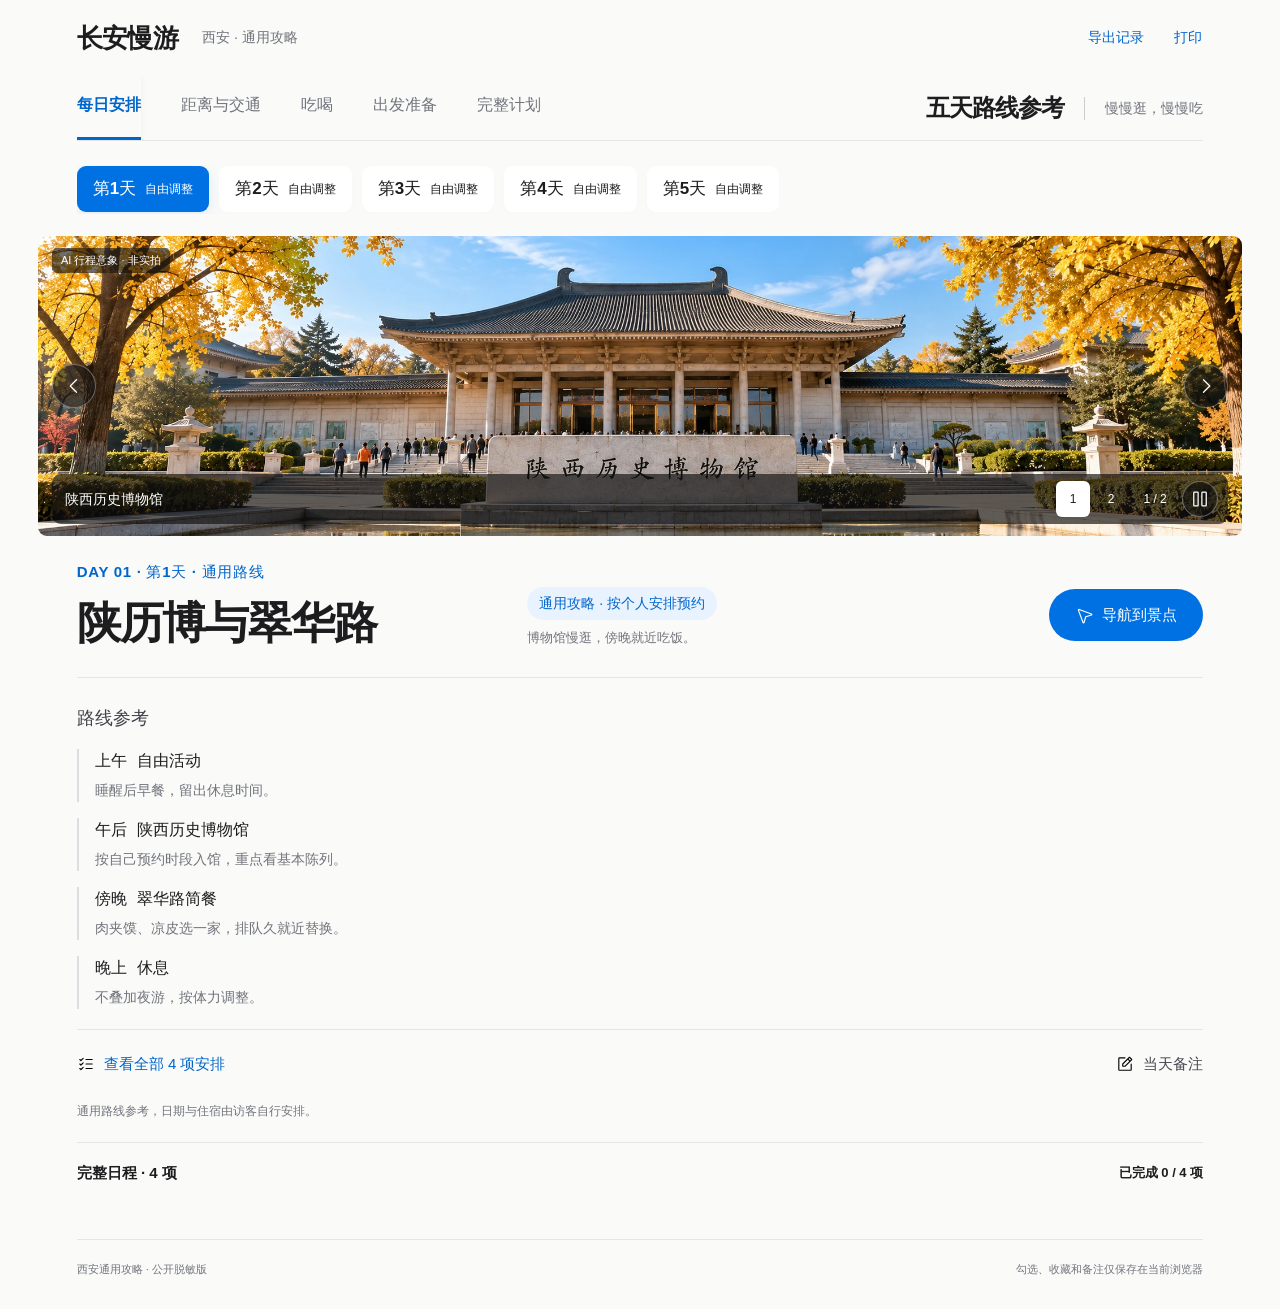
<file: index.html>
<!doctype html>
<html lang="zh-CN">
<head>
<meta charset="utf-8">
<meta name="viewport" content="width=device-width, initial-scale=1">
<meta name="color-scheme" content="light">
<title>西安五日 · 慢慢逛，慢慢吃</title>
<style>
:root{--paper:#f5f5f7;--ink:#1d1d1f;--muted:#6e6e73;--line:#e5e5ea;--accent:#0066cc;--soft:#eef5ff;--white:#fff;--gold:#0071e3;--radius:22px;font-family:-apple-system,BlinkMacSystemFont,"PingFang SC","Microsoft YaHei",sans-serif;color:var(--ink);background:var(--paper);font-size:16px;line-height:1.7}
*{box-sizing:border-box}body{margin:0;-webkit-font-smoothing:antialiased}a{color:var(--accent);text-underline-offset:4px;overflow-wrap:anywhere}button,input,select,textarea{font:inherit}input[type=text],input[type=time],input[type=search],select,textarea{font-size:16px}button,a,summary,input{touch-action:manipulation}button,summary{cursor:pointer}button{border:1px solid var(--line);border-radius:12px;background:var(--white);color:var(--ink);padding:9px 15px;min-height:44px}button{transition:background .18s ease,border-color .18s ease,box-shadow .18s ease}button:hover{border-color:#b8cde5;box-shadow:0 2px 8px #00000008}button:focus-visible,a:focus-visible,input:focus-visible,select:focus-visible,textarea:focus-visible,summary:focus-visible{outline:3px solid #0071e3;outline-offset:3px}button[aria-pressed=true],button.primary{background:var(--accent);color:var(--white);border-color:var(--accent)}h1,h2,h3,p{margin-top:0}h1{font-size:clamp(40px,5vw,64px);font-weight:650;line-height:1.17;letter-spacing:-2px;margin-bottom:24px}h2{font-size:28px;font-weight:650;letter-spacing:-.7px;line-height:1.4;margin-bottom:10px}h3{font-size:19px;line-height:1.5;margin-bottom:10px}p{margin-bottom:14px}[hidden]{display:none!important}.wrap{max-width:1160px;margin:0 auto;padding:0 28px}.top{display:flex;justify-content:space-between;align-items:center;gap:16px;padding-top:22px;padding-bottom:22px;border-bottom:1px solid var(--line)}.brand{font-weight:650;letter-spacing:-.3px;font-size:19px}.brand small{font-size:10px;display:block;letter-spacing:1.5px;font-weight:400;color:var(--muted)}.actions{display:flex;gap:8px;flex-wrap:wrap}.quiet{background:transparent}.top button{border-radius:999px;padding-left:18px;padding-right:18px;font-size:13px}.top .quiet{border-color:transparent;color:var(--accent)}.hero{display:grid;grid-template-columns:1.45fr 1fr;gap:48px;padding-top:60px;padding-bottom:52px}.eyebrow{font-size:12px;letter-spacing:1.4px;text-transform:uppercase;color:var(--accent);font-weight:700;margin-bottom:18px}.hero p{color:var(--muted);max-width:550px;font-size:17px;line-height:1.8}.stats{display:flex;gap:28px;flex-wrap:wrap;margin-top:28px}.stats span{font-size:13px;color:var(--muted)}.stats strong{font-size:25px;color:var(--ink);margin-right:7px;font-weight:600;letter-spacing:-.7px}.ticket{background:linear-gradient(135deg,#fff 0%,#f2f7ff 62%,#e3efff 100%);color:var(--ink);border:1px solid #fff;border-radius:28px;padding:34px 30px;position:relative;align-self:center;box-shadow:0 12px 40px #233f7010,inset 0 1px 0 #ffffffb3}.ticket .eyebrow{color:var(--accent);margin-bottom:20px;font-size:10px;letter-spacing:1.7px}.ticket h2{font-size:34px;font-weight:600;letter-spacing:-1px;margin-bottom:12px}.ticket p{font-size:13px;color:var(--muted);margin:0}.ticket .route-line{height:1px;background:#c8d9ef;margin:28px 0;position:relative}.ticket .route-line:before,.ticket .route-line:after{content:"";position:absolute;width:7px;height:7px;border-radius:50%;background:var(--gold);top:-3px}.ticket .route-line:after{right:0}.ticket-foot{display:flex;justify-content:space-between;gap:12px;font-size:12px;color:var(--muted)}.nav{display:flex;gap:4px;background:#e9e9ed;border:1px solid #e5e5e9;border-radius:16px;padding:5px;margin-bottom:32px;flex-wrap:wrap}.nav button{flex:1;background:transparent;border-color:transparent;padding:10px 20px;font-size:14px;color:var(--muted);border-radius:11px}.nav button[aria-pressed=true]{background:white;color:var(--ink);font-weight:600;box-shadow:0 2px 7px #0000000d}.nav .count{font-size:11px;opacity:.8;margin-left:5px}.day-picker{display:grid;grid-template-columns:repeat(5,1fr);gap:12px;margin-bottom:28px}.day-picker button{text-align:left;padding:17px 19px;border-radius:18px;border-color:transparent;box-shadow:0 2px 10px #00000003}.day-picker button[aria-pressed=true]{background:#0071e3;border-color:#0071e3;box-shadow:0 5px 16px #0071e31a}.day-picker small{display:block;font-size:11px;letter-spacing:1px;opacity:.72}.day-picker b{font-size:21px;font-weight:550;margin-right:6px}.day-picker span{font-size:12px}.day-picker em{font-style:normal;display:block;font-size:12px;margin-top:4px;opacity:.8}.day-head{display:flex;justify-content:space-between;gap:20px;align-items:start;margin-bottom:20px}.muted{color:var(--muted)}.day-head p{margin:0;font-size:14px}.progress-label{white-space:nowrap;font-size:13px}.grid{display:grid;grid-template-columns:minmax(0,1fr) 300px;gap:25px;align-items:start}.timeline{background:var(--white);border:1px solid var(--line);border-radius:var(--radius);overflow:hidden;box-shadow:0 3px 16px #00000003}.event{display:grid;grid-template-columns:125px minmax(0,1fr) 27px;gap:17px;padding:25px 24px;border-bottom:1px solid var(--line)}.event:last-child{border-bottom:0}.event .time{font-size:13px;line-height:1.6;color:var(--accent);padding-top:3px}.event h3{font-size:16px;margin:0 0 8px}.event p{font-size:14px;color:var(--muted);margin:0}.event input,.check-row input{width:20px;height:20px;accent-color:#0071e3;margin-top:6px}.event.done{background:#f5f9ff}.event.done h3{text-decoration:line-through;text-decoration-thickness:1px;color:var(--muted)}.box{border:1px solid var(--line);border-radius:var(--radius);padding:24px;margin-bottom:18px;background:var(--white);box-shadow:0 3px 16px #00000003}.box.soft{background:var(--soft);border-color:#dbe8fb;box-shadow:none}.box p{font-size:14px}.box>p:last-child{margin-bottom:0}.box h3{font-size:16px}.links{display:flex;flex-wrap:wrap;gap:8px}.links a{min-height:44px;display:inline-flex;align-items:center;border:1px solid var(--line);padding:7px 10px;border-radius:10px;font-size:12px;text-decoration:none;background:var(--white)}.hint{font-size:12px!important;color:var(--muted)}textarea,input[type=text],input[type=time],select,input[type=search]{display:block;width:100%;padding:10px 12px;border:1px solid #c7c7cc;background:var(--white);color:var(--ink);border-radius:9px;min-height:44px;min-width:0}textarea{resize:vertical;min-height:118px}label.field{display:block;font-size:13px;font-weight:500}label.field input,label.field select,label.field textarea{margin-top:6px}details{border:1px solid var(--line);border-radius:18px;background:var(--white);margin:18px 0;padding:0 20px}summary{padding:17px 0;font-weight:600;font-size:15px;min-height:50px}details>div{padding-bottom:16px;font-size:14px}.prose p,.prose li{overflow-wrap:anywhere}.prose h2{margin-top:24px;font-size:23px}.prose h3{margin-top:20px;font-size:18px}.prose table{font-size:13px}.prose ul,.prose ol{padding-left:22px}.toolbar{display:flex;gap:14px;align-items:end;flex-wrap:wrap;margin:20px 0}.toolbar .field{flex:1;min-width:145px}.toolbar .search{flex:2;min-width:210px}.toggle{display:flex;align-items:center;gap:8px;font-size:14px;min-height:44px}.toggle input{width:19px;height:19px;accent-color:#0071e3}.notice{padding:16px 20px;border:1px solid #dce9fb;border-radius:16px;background:#edf4fd;font-size:13px;color:#3a526f;margin:16px 0 22px}.food-result{font-size:13px;color:var(--muted);margin:10px 0}.table-wrap{overflow:auto;border:1px solid var(--line);border-radius:18px;background:var(--white);max-width:100%}table{border-collapse:collapse;width:100%;text-align:left}th,td{border-bottom:1px solid var(--line);padding:14px 16px;vertical-align:top}th{background:#f5f5f7;font-size:12px;letter-spacing:.4px;font-weight:600}td{font-size:14px}td p:last-child{margin-bottom:0}.food-table{min-width:900px;table-layout:fixed}.food-table th:nth-child(1){width:68px}.food-table th:nth-child(2){width:20%}.food-table th:nth-child(3){width:22%}.food-table th:nth-child(4){width:26%}.food-table .dishes{color:var(--accent);font-weight:500}.food-table td{overflow-wrap:anywhere}.food-table td strong{font-weight:650}.food-table .name{font-size:15px;display:block;margin-bottom:8px}.badge{font-size:11px;background:#f2f2f7;color:#63636b;border-radius:6px;display:inline-block;padding:2px 7px;margin-bottom:5px}.food-table .evidence{font-size:12px;color:var(--muted);margin-top:9px}.favorite{font-size:19px;padding:6px 10px;min-width:42px;min-height:44px}.favorite[aria-pressed=true]{background:#eaf3ff;color:#0066cc;border-color:#bfdbff}.empty{padding:50px 24px;text-align:center;color:var(--muted)}.route-selector{margin-bottom:18px;max-width:420px}.route-content table{table-layout:fixed}.route-content th:nth-child(1){width:24%}.route-content th:nth-child(2){width:29%}.route-content td{font-size:14px}.route-content table,.prose table{margin-bottom:20px}.route-content td,.prose td{overflow-wrap:anywhere}.form-grid{display:grid;grid-template-columns:1fr 1fr;gap:20px}.check-row{display:flex;align-items:start;gap:13px;padding:14px 0;border-bottom:1px solid var(--line);font-size:14px}.check-row input{flex:0 0 auto}.check-row:last-child{border-bottom:0}.calc-output{font-size:14px;padding:14px 16px;background:var(--soft);border-radius:10px;margin-top:16px}.prep-grid{display:grid;grid-template-columns:1.1fr 1fr;gap:24px;align-items:start}.prep-grid>div{min-width:0}.footer{display:flex;justify-content:space-between;gap:20px;flex-wrap:wrap;border-top:1px solid var(--line);padding-top:20px;padding-bottom:30px;margin-top:36px;color:var(--muted);font-size:12px}.footer p{margin:0}.toast{position:fixed;bottom:22px;left:50%;transform:translateX(-50%);background:var(--ink);color:white;padding:9px 18px;border-radius:9px;z-index:5;font-size:14px;max-width:90vw;box-shadow:0 6px 22px #00000026}.print-only{display:none}#full-content>h1{font-size:28px;letter-spacing:-.7px}.full-wrap{overflow-x:auto}.save-status{font-size:11px;color:var(--muted);margin-top:6px}.jump{margin-top:12px;width:100%;font-size:13px}.day-intro{font-size:14px}.day-intro p{margin-bottom:0}#meals-content>.table-wrap table{margin-bottom:0}#meals-content>.table-wrap th:first-child{width:120px}#meals-content>details{margin-top:16px}
@media(max-width:850px){.wrap{padding-left:20px;padding-right:20px}.grid{grid-template-columns:1fr}.side{display:grid;grid-template-columns:1fr 1fr;gap:15px}.side .box{margin:0}.hero{gap:20px}.prep-grid{grid-template-columns:1fr}.day-picker{gap:7px}.day-picker button{padding:12px}.day-picker em{display:none}}
@media(max-width:560px){.wrap{padding-left:16px;padding-right:16px}.top{align-items:flex-start;padding-top:18px;padding-bottom:18px}.top .actions button{padding:7px 10px;font-size:12px}.brand{font-size:15px}.hero{display:block;padding-top:28px;padding-bottom:23px}.hero h1{font-size:40px;letter-spacing:-1.5px}.hero p{font-size:14px}.ticket{margin-top:24px;padding:21px}.ticket h2{font-size:28px}.ticket .route-line{margin:17px 0}.stats{gap:20px;margin-top:16px}.stats strong{font-size:20px}.nav{display:grid;grid-template-columns:repeat(3,minmax(0,1fr));gap:2px;padding:4px;margin-bottom:24px;border-radius:14px}.nav button{flex:1;padding:9px 2px;font-size:12px}.nav .count{display:none}.day-picker{gap:5px;margin-bottom:22px}.day-picker button{text-align:center;padding:12px 2px;border-radius:13px}.day-picker b{font-size:15px;display:block;margin:0}.day-picker small{font-size:9px}.day-picker span{font-size:11px}.day-head h2{font-size:23px}.day-head{display:block}.progress-label{display:block;margin-top:9px}.event{grid-template-columns:1fr 44px;gap:8px 12px;padding:18px}.event .time{grid-column:1;font-size:12px}.event .event-body{grid-column:1}.event .check-label{grid-column:2;grid-row:1 / span 2}.event .check-label{min-height:44px;min-width:44px;display:flex;justify-content:center;align-items:center}.event h3{font-size:16px}.side{display:block}.side .box{margin-bottom:16px}.toolbar{gap:10px}.toolbar .field,.toolbar .search{min-width:calc(50% - 10px)}.toolbar .search{flex-basis:100%}.toolbar label,.toolbar input,.toolbar select{font-size:16px}.form-grid{grid-template-columns:1fr}.route-content table{table-layout:auto;min-width:600px}.route-content{overflow-x:auto}.prose table{min-width:600px}.day-intro{font-size:13px}.footer{margin-top:24px}.food-table td,.food-table th{padding:12px}.box{padding:18px}}
@media(prefers-reduced-motion:reduce){button{transition:none}}
@media print{body{background:white;color:black}.wrap{max-width:none;padding:0}.top,.hero,.nav,.footer,.no-print,.day-picker,.toolbar,.side,.toast,.actions{display:none!important}.view[hidden]{display:none!important}.view:not([hidden]){display:block}.table-wrap,.timeline{border:0;overflow:visible}.event{break-inside:avoid}.event input,.favorite{display:none}.food-table{min-width:0;font-size:10px}.food-table th:first-child,.food-table td:first-child{display:none}table{min-width:0!important}a{color:inherit}h2{font-size:20px}.print-only{display:block;font-size:24px;margin:0 0 20px}.grid,.prep-grid{display:block}details{border:0}.box{break-inside:avoid}.event{padding:12px}.route-content,.full-wrap{overflow:visible}textarea{border:0}.notice{background:transparent}th{background:#eee!important}}
.route-map{padding:22px}.map-header{display:flex;justify-content:space-between;align-items:start;gap:20px}.map-header h3{font-size:21px}.map-header .field{min-width:230px}.map-grid{display:grid;grid-template-columns:minmax(0,1.3fr) minmax(250px,1fr);gap:24px;align-items:start}.map-canvas{min-width:0}.map-canvas svg{display:block;width:100%;max-width:540px;margin:auto;height:auto}.map-panel{padding-top:12px}.map-legend{display:flex;gap:14px;flex-wrap:wrap;font-size:12px;margin-bottom:18px}.map-legend span:nth-child(1){color:#0071e3}.map-legend span:nth-child(2){color:#23845b}.map-legend span:nth-child(3){color:#8660bc}.map-legs{list-style:none;padding:0;margin:0}.map-legs li{margin:8px 0}.map-legs button{width:100%;text-align:left;font-size:13px;padding:10px 12px}.map-legs small{display:block;color:var(--muted);margin-top:5px;font-size:12px}.map-legs button[aria-current=true]{border-color:#0071e3;background:#edf5ff}.map-controls{display:flex;align-items:center;gap:16px;margin-top:18px}.map-scrub{flex:1;min-width:80px}.map-scrub input{display:block;width:100%;min-height:36px;accent-color:#0071e3}.map-link{display:inline-flex;align-items:center;justify-content:center;min-height:44px;padding:8px 12px;text-decoration:none;font-size:13px;white-space:nowrap;border:1px solid var(--line);border-radius:10px;background:var(--white)}.map-status{display:flex;gap:16px;justify-content:space-between;align-items:center;border-top:1px solid var(--line);padding-top:16px;margin-top:12px}.map-status strong{font-size:15px}.map-status p{margin:4px 0 0}
@media(max-width:680px){.route-map{padding:14px}.map-header{display:block}.map-header .field{margin-bottom:14px;min-width:0}.map-grid{grid-template-columns:1fr;gap:12px}.map-panel{padding-top:0}.map-legend{margin-bottom:10px}.map-controls{gap:8px;flex-wrap:wrap}.map-controls button,.map-link{font-size:12px;padding:8px}.map-status{display:block}.map-status .map-link{margin-top:10px}.map-canvas svg{max-width:440px}}
@media print{.route-map{break-inside:avoid}.map-grid{grid-template-columns:1fr 1fr}.map-canvas svg{max-height:none}.map-status{display:none}}

</style>
<link rel="stylesheet" href="assets/handbook.css">
<link rel="stylesheet" href="assets/vendor/leaflet/leaflet.css">
<link rel="stylesheet" href="assets/transport.css">
<link rel="stylesheet" href="assets/carousel.css">
<link rel="stylesheet" href="assets/food-guide.css?v=public-guide-1">
</head>
<body>
<div class="wrap">
<header class="top"><div class="brand">长安慢游 <small>西安 · 通用攻略</small></div><div class="actions"><button type="button" class="quiet" id="export">导出记录</button><button type="button" class="quiet" id="print">打印</button></div></header>
<div class="handbook-nav"><nav class="nav no-print" aria-label="旅行计划栏目"><button type="button" data-view="days" aria-pressed="true">每日安排</button><button type="button" data-view="routes" aria-pressed="false">距离与交通</button><button type="button" data-view="food" aria-pressed="false">吃喝</button><button type="button" data-view="prep" aria-pressed="false">出发准备</button><button type="button" data-view="full" aria-pressed="false">完整计划</button></nav><div class="trip-dates"><strong>五天路线参考</strong><span>慢慢逛，慢慢吃</span></div></div>
<main>
<div class="print-only">西安五天通用攻略</div>
<section id="view-days" class="view" aria-label="每日安排">
<div class="day-picker no-print" id="day-picker" aria-label="选择日期"></div>
<figure class="trip-cover trip-carousel" id="trip-carousel" role="region" aria-roledescription="轮播图" aria-label="当天行程图片" tabindex="0" data-load-state="loading">
<div class="carousel-stage" id="carousel-stage"></div><p id="cover-fallback" class="carousel-fallback">当日图片加载中…</p>
<span class="cover-disclosure">AI 行程意象 · 非实拍</span>
<button type="button" class="carousel-control carousel-prev" id="carousel-prev" aria-label="上一张行程图片"><img src="assets/icons/caret-left.svg" alt="" aria-hidden="true"></button>
<button type="button" class="carousel-control carousel-next" id="carousel-next" aria-label="下一张行程图片"><img src="assets/icons/caret-right.svg" alt="" aria-hidden="true"></button>
<div class="carousel-footer"><figcaption class="cover-caption" id="cover-caption"></figcaption><div class="carousel-pagination" id="carousel-pagination" aria-label="选择行程图片"></div><span id="carousel-count" class="carousel-count"></span><button type="button" class="carousel-control carousel-play" id="carousel-play" aria-label="暂停自动轮播"><img src="assets/icons/pause.svg" alt="" aria-hidden="true"></button></div>
<span class="carousel-sr-only" id="carousel-live" role="status" aria-live="polite" aria-atomic="true"></span>
</figure>
<header class="day-head"><div class="handbook-title"><div class="eyebrow" id="day-date"></div><h1 id="day-title"></h1></div><div class="day-booking"><p id="day-reservation" class="reservation"></p><p id="day-subtitle" class="muted"></p></div><a id="day-navigation" class="primary-navigation" target="_blank" rel="noopener noreferrer">导航到南门</a></header>
<div class="day-overview" id="day-overview" aria-label="当天行程概览"></div>
<div class="overview-tools no-print"><button type="button" id="show-day-details" aria-controls="day-details" aria-expanded="false">查看全部安排</button><button type="button" id="focus-day-note" aria-controls="day-details">当天备注</button></div>
<p class="hotel-pending">通用路线参考，日期与住宿由访客自行安排。</p>
<details id="day-details" class="day-details"><summary><span id="day-details-label">完整日程</span><span class="progress-label" id="day-progress" role="status"></span></summary>
<div class="grid"><div><div id="day-intro" class="notice day-intro"></div><div id="timeline" class="timeline"></div><details><summary>替换方案与预约</summary><div id="day-extras" class="prose"></div></details><details><summary>雨天与休息方案</summary><div id="weather" class="prose"></div></details></div><aside class="side"><div class="box soft"><div class="eyebrow">当天重点</div><h3 id="day-tip"></h3><button class="jump quiet" type="button" id="day-route">当天交通 →</button></div><div class="box"><h3>查找地点</h3><div class="links" id="day-places"></div><p class="hint" style="margin-top:12px">高德搜索：核对入口和分店。</p></div><div class="box"><label class="field" for="day-note">当天备注<textarea id="day-note" placeholder="预约、店名、调整…"></textarea></label><div class="save-status" id="note-status">自动保存至本机</div></div></aside></div></details>
</section>
<section id="view-routes" class="view" hidden aria-label="距离与交通">
<div id="transport-days" class="transport-days no-print" aria-label="交通日期"></div>
<div class="transport-layout"><aside class="transport-agenda"><div class="eyebrow" id="transport-date"></div><h2 id="transport-title"></h2><label hidden>选择日期<select id="route-select"></select></label><label class="field route-choice no-print">路线<select id="map-variant"></select></label><ol id="transport-stops" class="transport-stops" aria-label="当天路线"></ol><a id="transport-navigate" class="primary-navigation" target="_blank" rel="noopener noreferrer"></a><p id="transport-reminder" class="transport-reminder"></p><p class="transport-hotel-note" id="transport-hotel-label">住宿接驳请按自选地址导航。</p></aside>
<div class="transport-geography"><header><div><h2 id="geographic-title">景点间路线示意</h2><p id="geographic-caption">地点锚点，连线只示意顺序。</p></div><button type="button" id="geographic-fit" class="quiet no-print">查看全线</button></header><div id="geographic-map" class="geographic-map" role="region" aria-label="可缩放的景点地图" tabindex="0"></div><div class="geographic-status" id="geographic-status" role="status">切换到交通栏目后加载地图。</div><footer class="geographic-footer"><span>仅显示公开景点；虚线非道路导航。</span><a href="https://www.openstreetmap.org/copyright" target="_blank" rel="noopener noreferrer">© OpenStreetMap contributors</a></footer><button type="button" id="show-route-fallback" class="quiet no-print">查看离线顺序图</button></div></div>
<details id="transport-table"><summary>逐段距离与交通细节</summary>
<p class="hint no-print">表格可左右滑动。</p><div class="route-content prose" id="route-content"></div></details><details id="transport-legacy"><summary>顺序动画与 GIF 下载</summary><div class="route-map box">
<div class="map-header"><div><h3 id="map-title">路线动画</h3><p class="hint">地点可点击；连线仅示意行程顺序。</p></div></div>
<div class="map-grid"><div id="map-canvas" class="map-canvas"></div><div class="map-panel"><div class="map-legend"><span>蓝：打车</span><span>绿：步行</span><span>紫：地铁</span></div><p id="map-note" class="hint"></p><p class="hint">路线图仅示意顺序，非地理比例图；住宿接驳由访客自行核对，景点间距离为估算。</p><ol id="map-legs" class="map-legs no-print" aria-label="选择路线段"></ol></div></div>
<div class="map-controls no-print"><button type="button" id="map-play" aria-pressed="false">播放路线</button><label class="field map-scrub">行程进度<input type="range" id="map-progress" min="0" max="1000" value="0"></label><a id="map-download" class="map-link" download>下载 GIF</a></div>
<div class="map-status"><div><strong id="map-current"></strong><p id="map-transport" class="hint"></p></div><a id="map-navigate" class="map-link no-print" target="_blank" rel="noopener noreferrer">高德导航此段 ↗</a></div>
</div></details></section>
<section id="view-food" class="view food-guide" hidden aria-label="吃喝">
 <div class="food-heading"><div><h2>吃喝</h2><p>把想吃的，放在顺路的一餐。</p></div><label class="food-search-label"><img src="assets/icons/magnifying-glass.svg" alt="" aria-hidden="true"><span class="food-sr-only">搜索店名、推荐菜或地址</span><input type="search" id="food-search" placeholder="搜店名、推荐菜或地址"></label></div>
 <div class="food-controls no-print"><div class="food-segments" role="group" aria-label="吃喝清单"><button type="button" data-food-source="路线餐馆" aria-pressed="true">行程餐馆</button><button type="button" data-food-source="九类备选" aria-pressed="false">小吃分类</button><button type="button" data-food-source="UP 探店" aria-pressed="false">参考探店</button></div><label class="toggle"><input type="checkbox" id="favorite-only">只看收藏</label></div>
 <section id="food-featured" aria-label="行程用餐精选"><p class="food-featured-label">行程用餐精选</p><div class="food-featured-grid" id="food-featured-grid"></div></section>
 <details class="food-meals" id="morning-food"><summary>东仓门早市早餐参考</summary><div class="prose"><p>起得早、天气好再去；胡辣汤或油茶麻花选一，配菜盒、小份甑糕。摊位营业与价格现场确认，不赶第二个早市。</p></div></details>
 <div class="food-tastes no-print"><div><strong>想换个口味？</strong><div class="food-quick-categories" id="food-quick-categories"></div></div><p>每餐一家，先点小份；营业情况临行确认。</p></div>
 <div class="food-refine no-print"><label>清单<select id="food-source"><option>路线餐馆</option><option>九类备选</option><option>UP 探店</option><option>全部记录</option></select></label><label>小吃类型<select id="food-category"><option value="">全部类型</option></select></label><button type="button" id="clear-food">清除筛选</button><span id="food-count" role="status"></span></div>
 <details id="food-results-details" class="food-results-details"><summary id="food-results-summary">查看餐馆清单</summary><div id="food-results" class="food-results"></div><div class="empty" id="food-empty" hidden>无匹配结果，请调整筛选。</div></details>
 <details class="food-meals"><summary>五天用餐安排</summary><div id="meals-content" class="prose"></div></details>
 <p class="food-source-note">收藏不自动加入行程。同名门店可能有多条来源记录，分店与营业情况请临行核对。</p>
 <div id="food-legacy" hidden inert aria-hidden="true"><table><tbody id="food-body"></tbody></table></div>
</section>
<section id="view-prep" class="view" hidden aria-label="出发准备"><h2>出发准备</h2><p class="muted">公共通用攻略，请勿录入敏感信息。</p><div class="prep-grid"><div><div class="box"><h3>出发清单 <span class="muted" id="check-count"></span></h3><div id="checklist"></div></div><details><summary>预约日与游览日</summary><div id="booking" class="prose"></div></details><details><summary>经济型酒店参考与比价</summary><p class="hint no-print">表格可左右滑动。</p><div id="hotels" class="prose full-wrap"></div></details><details><summary>预算参考</summary><div id="budget" class="prose"></div></details></div><div><div class="box"><h3>我的酒店</h3><label class="field">补充住宿备注（仅本机）<input id="airport-hotel" type="text" placeholder="未定 · 可填写名称和地址" maxlength="200"></label><label class="field" style="margin-top:16px">住宿地点（自行填写）<input id="city-hotel" type="text" placeholder="未定 · 可填写名称和地址" maxlength="200"></label><label class="field" style="margin-top:16px">其他住宿（可选）<input id="city-hotel-later" type="text" maxlength="200"></label><p class="hint" style="margin-top:14px">自填内容仅存本机，不自动重算路线。请勿录入敏感信息。</p></div><div class="box"><h3>返程出发时间计算</h3><p class="hint">按个人航班填写，结果仅作预留参考。</p><div class="form-grid"><label class="field">起飞时间<input type="time" id="flight-time"></label><label class="field">去机场的方式<select id="airport-mode"><option value="taxi">网约车 / 出租车</option><option value="metro">地铁</option></select></label></div><label class="field" style="margin-top:15px">出发航站楼<input id="terminal" type="text" maxlength="50" placeholder="按个人机票填写"></label><div class="calc-output" id="flight-result" role="status">填入返程起飞时间，查看建议离开酒店的时间段。</div><p class="hint" style="margin-top:12px">按自选住宿、航班和实时交通复核，另查值机截止时间。</p></div></div></div></section>
<section id="view-full" class="view" hidden aria-label="完整计划"><div class="prose full-wrap" id="full-content"></div></section>
</main><footer class="footer"><p>西安通用攻略 · 公开脱敏版</p><p id="storage-status">勾选、收藏和备注仅保存在当前浏览器</p></footer>
<noscript><div class="notice">请启用 JavaScript 查看互动攻略。</div></noscript>
</div><div id="toast" class="toast" role="status" hidden></div>
<script>
'use strict';
const DATA={"maps":{"points":{"bell":{"name":"钟楼","lon":108.94703,"lat":34.25943,"query":"西安钟楼"},"drum":{"name":"鼓楼","lon":108.943512,"lat":34.260206,"query":"西安鼓楼"},"mabin":{"name":"马宾小炒","lon":108.939048,"lat":34.266792,"query":"马宾小炒"},"warriors":{"name":"兵马俑博物馆","lon":109.28196,"lat":34.386214,"query":"秦始皇兵马俑博物馆"},"history":{"name":"陕历博南门","lon":108.955341,"lat":34.223456,"query":"陕西历史博物馆本馆南门"},"zhang":{"name":"张记肉夹馍","lon":108.956743,"lat":34.220391,"query":"子午路张记肉夹馍 翠华路店"},"joy":{"name":"大悦城·惠记","lon":108.962048,"lat":34.216544,"query":"惠记粉汤羊血 西安大悦城店"},"square":{"name":"大雁塔南广场","lon":108.964202,"lat":34.215872,"query":"大雁塔南广场"},"night":{"name":"不夜城北段","lon":108.964148,"lat":34.210492,"query":"贞观之治 大唐不夜城雕像群"},"wall":{"name":"永宁门城墙","lon":108.947024,"lat":34.250506,"query":"西安城墙 永宁门南入口"},"shuyuan":{"name":"书院门牌坊","lon":108.948096,"lat":34.252897,"query":"书院门牌坊"},"aihua":{"name":"爱骅裤带面","lon":108.953725,"lat":34.256525,"query":"爱骅裤带面馆 总店 城市之心"},"xiang":{"name":"湘子庙街","lon":108.944333,"lat":34.252795,"query":"湘子庙"},"defu":{"name":"德福巷","lon":108.943978,"lat":34.254746,"query":"西安德福巷"},"chun":{"name":"春发生","lon":108.941357,"lat":34.255624,"query":"春发生饭店 南院门店"},"huaqing":{"name":"华清宫","lon":109.218529,"lat":34.362868,"query":"华清宫 开放检票口"},"furong":{"name":"大唐芙蓉园","lon":108.979502,"lat":34.21078,"query":"大唐芙蓉园西门 御苑门"},"morning":{"name":"东仓门早市","query":"西安 东仓门早市 东仓门26号"},"xicang":{"name":"西仓传统集市","query":"西安 西仓南巷 传统集市"},"yongxing":{"name":"永兴坊","query":"西安 永兴坊 中山门"}},"routes":[{"key":"public-history-food","day":0,"title":"第1天 · 陕历博与翠华路","ids":["history","zhang"],"legs":[{"mode":"walk","distance":"约0.8–1公里","time":"约10–15分钟"}],"note":"通用路线；公里数与时间为估算，出发前按实时导航复核。住宿接驳自行安排。","svg":"<svg xmlns=\"http://www.w3.org/2000/svg\" viewBox=\"0 0 760 290\" role=\"img\" aria-label=\"第1天 · 陕历博与翠华路交通顺序图\"><rect width=\"760\" height=\"290\" rx=\"20\" fill=\"#f5f5f7\"/><text x=\"35\" y=\"45\" font-family=\"sans-serif\" font-size=\"25\" fill=\"#1d1d1f\">第1天 · 陕历博与翠华路</text><path d=\"M100 115V245\" stroke=\"#0071e3\" stroke-width=\"4\"/><text x=\"140\" y=\"185\" font-family=\"sans-serif\" font-size=\"18\" fill=\"#555\">约0.8–1公里 · 约10–15分钟</text><circle cx=\"100\" cy=\"115\" r=\"9\" fill=\"#0071e3\"/><text x=\"140\" y=\"122\" font-family=\"sans-serif\" font-size=\"24\" fill=\"#1d1d1f\">陕历博南门</text><circle cx=\"100\" cy=\"245\" r=\"9\" fill=\"#0071e3\"/><text x=\"140\" y=\"252\" font-family=\"sans-serif\" font-size=\"24\" fill=\"#1d1d1f\">张记肉夹馍</text></svg>","gif":"路线图/public-history-food.gif","positions":[[100,115],[100,245]],"distanceLabels":["约0.8–1公里"]},{"key":"public-lintong","day":1,"title":"第2天 · 兵马俑与华清宫","ids":["warriors","huaqing"],"legs":[{"mode":"car","distance":"约8–10公里","time":"约20–35分钟"}],"note":"通用路线；公里数与时间为估算，出发前按实时导航复核。住宿接驳自行安排。","svg":"<svg xmlns=\"http://www.w3.org/2000/svg\" viewBox=\"0 0 760 290\" role=\"img\" aria-label=\"第2天 · 兵马俑与华清宫交通顺序图\"><rect width=\"760\" height=\"290\" rx=\"20\" fill=\"#f5f5f7\"/><text x=\"35\" y=\"45\" font-family=\"sans-serif\" font-size=\"25\" fill=\"#1d1d1f\">第2天 · 兵马俑与华清宫</text><path d=\"M100 115V245\" stroke=\"#0071e3\" stroke-width=\"4\"/><text x=\"140\" y=\"185\" font-family=\"sans-serif\" font-size=\"18\" fill=\"#555\">约8–10公里 · 约20–35分钟</text><circle cx=\"100\" cy=\"115\" r=\"9\" fill=\"#0071e3\"/><text x=\"140\" y=\"122\" font-family=\"sans-serif\" font-size=\"24\" fill=\"#1d1d1f\">兵马俑博物馆</text><circle cx=\"100\" cy=\"245\" r=\"9\" fill=\"#0071e3\"/><text x=\"140\" y=\"252\" font-family=\"sans-serif\" font-size=\"24\" fill=\"#1d1d1f\">华清宫</text></svg>","gif":"路线图/public-lintong.gif","positions":[[100,115],[100,245]],"distanceLabels":["约8–10公里"]},{"key":"public-tang-night","day":2,"title":"第3天 · 芙蓉园与不夜城","ids":["furong","joy","square","night"],"legs":[{"mode":"car","distance":"约2–3公里","time":"约10–20分钟"},{"mode":"walk","distance":"约0.3–0.6公里","time":"约5–10分钟"},{"mode":"walk","distance":"约0.6–1公里","time":"约10–20分钟"}],"note":"通用路线；公里数与时间为估算，出发前按实时导航复核。住宿接驳自行安排。","svg":"<svg xmlns=\"http://www.w3.org/2000/svg\" viewBox=\"0 0 760 550\" role=\"img\" aria-label=\"第3天 · 芙蓉园与不夜城交通顺序图\"><rect width=\"760\" height=\"550\" rx=\"20\" fill=\"#f5f5f7\"/><text x=\"35\" y=\"45\" font-family=\"sans-serif\" font-size=\"25\" fill=\"#1d1d1f\">第3天 · 芙蓉园与不夜城</text><path d=\"M100 115V245\" stroke=\"#0071e3\" stroke-width=\"4\"/><text x=\"140\" y=\"185\" font-family=\"sans-serif\" font-size=\"18\" fill=\"#555\">约2–3公里 · 约10–20分钟</text><circle cx=\"100\" cy=\"115\" r=\"9\" fill=\"#0071e3\"/><text x=\"140\" y=\"122\" font-family=\"sans-serif\" font-size=\"24\" fill=\"#1d1d1f\">大唐芙蓉园</text><path d=\"M100 245V375\" stroke=\"#0071e3\" stroke-width=\"4\"/><text x=\"140\" y=\"315\" font-family=\"sans-serif\" font-size=\"18\" fill=\"#555\">约0.3–0.6公里 · 约5–10分钟</text><circle cx=\"100\" cy=\"245\" r=\"9\" fill=\"#0071e3\"/><text x=\"140\" y=\"252\" font-family=\"sans-serif\" font-size=\"24\" fill=\"#1d1d1f\">大悦城·惠记</text><path d=\"M100 375V505\" stroke=\"#0071e3\" stroke-width=\"4\"/><text x=\"140\" y=\"445\" font-family=\"sans-serif\" font-size=\"18\" fill=\"#555\">约0.6–1公里 · 约10–20分钟</text><circle cx=\"100\" cy=\"375\" r=\"9\" fill=\"#0071e3\"/><text x=\"140\" y=\"382\" font-family=\"sans-serif\" font-size=\"24\" fill=\"#1d1d1f\">大雁塔南广场</text><circle cx=\"100\" cy=\"505\" r=\"9\" fill=\"#0071e3\"/><text x=\"140\" y=\"512\" font-family=\"sans-serif\" font-size=\"24\" fill=\"#1d1d1f\">不夜城北段</text></svg>","gif":"路线图/public-tang-night.gif","positions":[[100,115],[100,245],[100,375],[100,505]],"distanceLabels":["约2–3公里","约0.3–0.6公里","约0.6–1公里"]},{"key":"public-old-city","day":3,"title":"第4天 · 老街与城墙夜景","ids":["xicang","yongxing","aihua","wall"],"legs":[{"mode":"car","distance":"约4–6公里","time":"约20–35分钟"},{"mode":"car","distance":"约2–4公里","time":"约15–25分钟"},{"mode":"walk","distance":"约1–2公里","time":"约20–30分钟"}],"note":"通用路线；公里数与时间为估算，出发前按实时导航复核。住宿接驳自行安排。","svg":"<svg xmlns=\"http://www.w3.org/2000/svg\" viewBox=\"0 0 760 550\" role=\"img\" aria-label=\"第4天 · 老街与城墙夜景交通顺序图\"><rect width=\"760\" height=\"550\" rx=\"20\" fill=\"#f5f5f7\"/><text x=\"35\" y=\"45\" font-family=\"sans-serif\" font-size=\"25\" fill=\"#1d1d1f\">第4天 · 老街与城墙夜景</text><path d=\"M100 115V245\" stroke=\"#0071e3\" stroke-width=\"4\"/><text x=\"140\" y=\"185\" font-family=\"sans-serif\" font-size=\"18\" fill=\"#555\">约4–6公里 · 约20–35分钟</text><circle cx=\"100\" cy=\"115\" r=\"9\" fill=\"#0071e3\"/><text x=\"140\" y=\"122\" font-family=\"sans-serif\" font-size=\"24\" fill=\"#1d1d1f\">西仓传统集市</text><path d=\"M100 245V375\" stroke=\"#0071e3\" stroke-width=\"4\"/><text x=\"140\" y=\"315\" font-family=\"sans-serif\" font-size=\"18\" fill=\"#555\">约2–4公里 · 约15–25分钟</text><circle cx=\"100\" cy=\"245\" r=\"9\" fill=\"#0071e3\"/><text x=\"140\" y=\"252\" font-family=\"sans-serif\" font-size=\"24\" fill=\"#1d1d1f\">永兴坊</text><path d=\"M100 375V505\" stroke=\"#0071e3\" stroke-width=\"4\"/><text x=\"140\" y=\"445\" font-family=\"sans-serif\" font-size=\"18\" fill=\"#555\">约1–2公里 · 约20–30分钟</text><circle cx=\"100\" cy=\"375\" r=\"9\" fill=\"#0071e3\"/><text x=\"140\" y=\"382\" font-family=\"sans-serif\" font-size=\"24\" fill=\"#1d1d1f\">爱骅裤带面</text><circle cx=\"100\" cy=\"505\" r=\"9\" fill=\"#0071e3\"/><text x=\"140\" y=\"512\" font-family=\"sans-serif\" font-size=\"24\" fill=\"#1d1d1f\">永宁门城墙</text></svg>","gif":"路线图/public-old-city.gif","positions":[[100,115],[100,245],[100,375],[100,505]],"distanceLabels":["约4–6公里","约2–4公里","约1–2公里"]},{"key":"public-market-bell","day":4,"title":"第5天 · 早市与钟鼓楼","ids":["morning","bell","drum"],"legs":[{"mode":"car","distance":"约2–3公里","time":"约10–20分钟"},{"mode":"walk","distance":"约0.5–0.8公里","time":"约10–15分钟"}],"note":"通用路线；公里数与时间为估算，出发前按实时导航复核。住宿接驳自行安排。","svg":"<svg xmlns=\"http://www.w3.org/2000/svg\" viewBox=\"0 0 760 420\" role=\"img\" aria-label=\"第5天 · 早市与钟鼓楼交通顺序图\"><rect width=\"760\" height=\"420\" rx=\"20\" fill=\"#f5f5f7\"/><text x=\"35\" y=\"45\" font-family=\"sans-serif\" font-size=\"25\" fill=\"#1d1d1f\">第5天 · 早市与钟鼓楼</text><path d=\"M100 115V245\" stroke=\"#0071e3\" stroke-width=\"4\"/><text x=\"140\" y=\"185\" font-family=\"sans-serif\" font-size=\"18\" fill=\"#555\">约2–3公里 · 约10–20分钟</text><circle cx=\"100\" cy=\"115\" r=\"9\" fill=\"#0071e3\"/><text x=\"140\" y=\"122\" font-family=\"sans-serif\" font-size=\"24\" fill=\"#1d1d1f\">东仓门早市</text><path d=\"M100 245V375\" stroke=\"#0071e3\" stroke-width=\"4\"/><text x=\"140\" y=\"315\" font-family=\"sans-serif\" font-size=\"18\" fill=\"#555\">约0.5–0.8公里 · 约10–15分钟</text><circle cx=\"100\" cy=\"245\" r=\"9\" fill=\"#0071e3\"/><text x=\"140\" y=\"252\" font-family=\"sans-serif\" font-size=\"24\" fill=\"#1d1d1f\">钟楼</text><circle cx=\"100\" cy=\"375\" r=\"9\" fill=\"#0071e3\"/><text x=\"140\" y=\"382\" font-family=\"sans-serif\" font-size=\"24\" fill=\"#1d1d1f\">鼓楼</text></svg>","gif":"路线图/public-market-bell.gif","positions":[[100,115],[100,245],[100,375]],"distanceLabels":["约2–3公里","约0.5–0.8公里"]}]},"days":[{"id":0,"date":"第1天","weekday":"自由调整","title":"陕历博与翠华路","subtitle":"博物馆慢逛，傍晚就近吃饭。","tip":"每天少安排一项，多留一点休息。","intro":"<p>通用路线参考，不含个人出行日期与预约信息。</p>","extras":"<p>景区开放、预约规则和门票以官方当日公告为准；按体力删减。</p>","rows":[["上午","自由活动","睡醒后早餐，留出休息时间。"],["午后","陕西历史博物馆","按自己预约时段入馆，重点看基本陈列。"],["傍晚","翠华路简餐","肉夹馍、凉皮选一家，排队久就近替换。"],["晚上","休息","不叠加夜游，按体力调整。"]],"places":["陕西历史博物馆本馆南门","子午路张记肉夹馍 翠华路店"]},{"id":1,"date":"第2天","weekday":"自由调整","title":"兵马俑与华清宫","subtitle":"临潼两处景点，午间留足坐休。","tip":"每天少安排一项，多留一点休息。","intro":"<p>通用路线参考，不含个人出行日期与预约信息。</p>","extras":"<p>景区开放、预约规则和门票以官方当日公告为准；按体力删减。</p>","rows":[["上午","兵马俑","按自己门票时段入园，重点看主要展坑。"],["中午","午饭与坐休","就近吃饭，不安排串店。"],["下午","华清宫","山下园林短线，不爬山、不叠加演出。"],["晚上","回城休息","返程时间按实时交通调整。"]],"places":["秦始皇兵马俑博物馆","华清宫 开放检票口"]},{"id":2,"date":"第3天","weekday":"自由调整","title":"芙蓉园与不夜城","subtitle":"午后园林，饭后唐风夜景。","tip":"每天少安排一项，多留一点休息。","intro":"<p>通用路线参考，不含个人出行日期与预约信息。</p>","extras":"<p>景区开放、预约规则和门票以官方当日公告为准；按体力删减。</p>","rows":[["上午","睡醒与早餐","附近吃饭，留出休息时间。"],["午后","大唐芙蓉园","以紫云楼和芙蓉湖局部为主，不必绕全湖。"],["傍晚","大悦城晚饭","粉汤羊血或商场简餐，选一家。"],["晚上","大雁塔与不夜城","看塔外观，逛北段；人多就缩短。"]],"places":["大唐芙蓉园西门 御苑门","惠记粉汤羊血 西安大悦城店","大雁塔南广场","贞观之治 大唐不夜城雕像群"]},{"id":3,"date":"第4天","weekday":"自由调整","title":"老街与城墙夜景","subtitle":"上午街巷，午休后再出门。","tip":"每天少安排一项，多留一点休息。","intro":"<p>通用路线参考，不含个人出行日期与预约信息。</p>","extras":"<p>景区开放、预约规则和门票以官方当日公告为准；按体力删减。</p>","rows":[["上午","西仓街巷","集市需先核对开市日，未开市可改洒金桥。"],["中午","洒金桥午饭","选一家吃饭，随后休息。"],["午后","午休与永兴坊备选","先午休；有体力再短逛永兴坊。"],["傍晚","爱骅裤带面","油泼或三合一，小份起点。"],["晚上","永宁门夜景","登城需核对票种、入口及开放时段，同门上下。"]],"places":["西安 西仓南巷 传统集市","西安 永兴坊 中山门","爱骅裤带面馆 总店 城市之心","西安城墙 永宁门南入口"]},{"id":4,"date":"第5天","weekday":"自由调整","title":"早市与钟鼓楼","subtitle":"早餐逛一处，剩余时间自由走走。","tip":"每天少安排一项，多留一点休息。","intro":"<p>通用路线参考，不含个人出行日期与预约信息。</p>","extras":"<p>景区开放、预约规则和门票以官方当日公告为准；按体力删减。</p>","rows":[["清晨","东仓门早市备选","天气好且起得早再去，只吃一顿；摊位营业现场确认。"],["上午","早餐后休息","不赶第二个早市。"],["午后","钟鼓楼周边","以外观、街巷与咖啡坐休为主。"],["后续","自由安排","如当天返程，按个人订单预留取行李和去机场时间。"]],"places":["西安 东仓门早市 东仓门26号","西安钟楼","西安鼓楼"]}],"routes":[{"title":"第1天 · 陕历博与翠华路","html":"<div class=\"table-wrap\"><table><thead><tr><th>起点 → 终点</th><th>交通</th><th>距离</th><th>时间</th></tr></thead><tbody><tr><td>陕历博南门 → 张记肉夹馍</td><td>步行</td><td>约0.8–1公里</td><td>约10–15分钟</td></tr></tbody></table></div><p>通用估算，实际道路和时间以实时导航为准；住宿接驳自行安排。</p>"},{"title":"第2天 · 兵马俑与华清宫","html":"<div class=\"table-wrap\"><table><thead><tr><th>起点 → 终点</th><th>交通</th><th>距离</th><th>时间</th></tr></thead><tbody><tr><td>兵马俑博物馆 → 华清宫</td><td>打车</td><td>约8–10公里</td><td>约20–35分钟</td></tr></tbody></table></div><p>通用估算，实际道路和时间以实时导航为准；住宿接驳自行安排。</p>"},{"title":"第3天 · 芙蓉园与不夜城","html":"<div class=\"table-wrap\"><table><thead><tr><th>起点 → 终点</th><th>交通</th><th>距离</th><th>时间</th></tr></thead><tbody><tr><td>大唐芙蓉园 → 大悦城·惠记</td><td>打车</td><td>约2–3公里</td><td>约10–20分钟</td></tr><tr><td>大悦城·惠记 → 大雁塔南广场</td><td>步行</td><td>约0.3–0.6公里</td><td>约5–10分钟</td></tr><tr><td>大雁塔南广场 → 不夜城北段</td><td>步行</td><td>约0.6–1公里</td><td>约10–20分钟</td></tr></tbody></table></div><p>通用估算，实际道路和时间以实时导航为准；住宿接驳自行安排。</p>"},{"title":"第4天 · 老街与城墙夜景","html":"<div class=\"table-wrap\"><table><thead><tr><th>起点 → 终点</th><th>交通</th><th>距离</th><th>时间</th></tr></thead><tbody><tr><td>西仓传统集市 → 永兴坊</td><td>打车</td><td>约4–6公里</td><td>约20–35分钟</td></tr><tr><td>永兴坊 → 爱骅裤带面</td><td>打车</td><td>约2–4公里</td><td>约15–25分钟</td></tr><tr><td>爱骅裤带面 → 永宁门城墙</td><td>步行</td><td>约1–2公里</td><td>约20–30分钟</td></tr></tbody></table></div><p>通用估算，实际道路和时间以实时导航为准；住宿接驳自行安排。</p>"},{"title":"第5天 · 早市与钟鼓楼","html":"<div class=\"table-wrap\"><table><thead><tr><th>起点 → 终点</th><th>交通</th><th>距离</th><th>时间</th></tr></thead><tbody><tr><td>东仓门早市 → 钟楼</td><td>打车</td><td>约2–3公里</td><td>约10–20分钟</td></tr><tr><td>钟楼 → 鼓楼</td><td>步行</td><td>约0.5–0.8公里</td><td>约10–15分钟</td></tr></tbody></table></div><p>通用估算，实际道路和时间以实时导航为准；住宿接驳自行安排。</p>"}],"foods":[{"id":"food-0","type":"路线餐馆","category":"","name":"志亮灌汤蒸饺·清真（庙后街店）","address":"莲湖区庙后街 <strong>200 号</strong>；<a target=\"_blank\" rel=\"noopener noreferrer\" href=\"https://gs.ctrip.com/html5/you/foods/fooddetail/7/16460234.html\">携程地点及菜单</a>","dishes":"牛肉蒸饺、八宝粥","advice":"顺路选择一家，营业和价格以门店当日为准。","evidence":"顺路补充；行程日回坊午饭备选。","search":"food-0 路线餐馆  志亮灌汤蒸饺·清真（庙后街店） 莲湖区庙后街 <strong>200 号</strong>；<a target=\"_blank\" rel=\"noopener noreferrer\" href=\"https://gs.ctrip.com/html5/you/foods/fooddetail/7/16460234.html\">携程地点及菜单</a> 牛肉蒸饺、八宝粥 顺路选择一家，营业和价格以门店当日为准。 顺路补充；行程日回坊午饭备选。"},{"id":"food-1","type":"路线餐馆","category":"","name":"清真马宾小炒","address":"北广济街北口 <strong>281 号</strong>；<a target=\"_blank\" rel=\"noopener noreferrer\" href=\"https://www.amap.com/place/B0FFGCBK2I\">高德门店定位</a>","dishes":"生熟双拼小炒","advice":"顺路选择一家，营业和价格以门店当日为准。","evidence":"口播对应；行程日回坊午饭备选。","search":"food-1 路线餐馆  清真马宾小炒 北广济街北口 <strong>281 号</strong>；<a target=\"_blank\" rel=\"noopener noreferrer\" href=\"https://www.amap.com/place/B0FFGCBK2I\">高德门店定位</a> 生熟双拼小炒 顺路选择一家，营业和价格以门店当日为准。 口播对应；行程日回坊午饭备选。"},{"id":"food-2","type":"路线餐馆","category":"","name":"老贾家凉糕","address":"小学习巷 <strong>79 号</strong>；<a target=\"_blank\" rel=\"noopener noreferrer\" href=\"https://www.woshiji.cn/show-20-4432-1.html\">地址资料</a>","dishes":"蜂蜜凉糕、凉粽，分一份尝","advice":"顺路选择一家，营业和价格以门店当日为准。","evidence":"顺路补充，非视频同店确认；甜食可选。","search":"food-2 路线餐馆  老贾家凉糕 小学习巷 <strong>79 号</strong>；<a target=\"_blank\" rel=\"noopener noreferrer\" href=\"https://www.woshiji.cn/show-20-4432-1.html\">地址资料</a> 蜂蜜凉糕、凉粽，分一份尝 顺路选择一家，营业和价格以门店当日为准。 顺路补充，非视频同店确认；甜食可选。"},{"id":"food-3","type":"路线餐馆","category":"","name":"马洪小炒泡馍（回民街店）","address":"莲湖区红埠街 <strong>46 号</strong>，勿选东新街分店；<a target=\"_blank\" rel=\"noopener noreferrer\" href=\"https://m.tuniu.com/restaurant/3609241/\">途牛门店资料</a>","dishes":"牛肉小炒、牛羊肉泡馍","advice":"顺路选择一家，营业和价格以门店当日为准。","evidence":"顺路补充；行程日回坊午饭替换。","search":"food-3 路线餐馆  马洪小炒泡馍（回民街店） 莲湖区红埠街 <strong>46 号</strong>，勿选东新街分店；<a target=\"_blank\" rel=\"noopener noreferrer\" href=\"https://m.tuniu.com/restaurant/3609241/\">途牛门店资料</a> 牛肉小炒、牛羊肉泡馍 顺路选择一家，营业和价格以门店当日为准。 顺路补充；行程日回坊午饭替换。"},{"id":"food-4","type":"路线餐馆","category":"","name":"清真·壹佳烤肉（红福小区店）","address":"红埠街 <strong>1 号 10101</strong>，老乌家油茶麻花对面；部分评论写 3 号；<a target=\"_blank\" rel=\"noopener noreferrer\" href=\"https://www.amap.com/place/B0KG271K7E\">高德门店定位</a>","dishes":"烤筋、肥瘦，刷酱或老三样","advice":"顺路选择一家，营业和价格以门店当日为准。","evidence":"评论线索，非 UP 明确推荐；晚饭替换。","search":"food-4 路线餐馆  清真·壹佳烤肉（红福小区店） 红埠街 <strong>1 号 10101</strong>，老乌家油茶麻花对面；部分评论写 3 号；<a target=\"_blank\" rel=\"noopener noreferrer\" href=\"https://www.amap.com/place/B0KG271K7E\">高德门店定位</a> 烤筋、肥瘦，刷酱或老三样 顺路选择一家，营业和价格以门店当日为准。 评论线索，非 UP 明确推荐；晚饭替换。"},{"id":"food-5","type":"路线餐馆","category":"","name":"子午路张记肉夹馍（翠华路店）","address":"翠华路挚友大厦一层，高德标 <strong>翠花南路 229 号</strong>，点评常写 227 号；<a target=\"_blank\" rel=\"noopener noreferrer\" href=\"https://www.amap.com/place/B001D07BBR\">高德门店定位</a>","dishes":"腊汁肉夹馍配凉皮／米皮","advice":"顺路选择一家，营业和价格以门店当日为准。","evidence":"UP 提及、当次未吃；本计划安排为行程日出馆后可选简餐。","search":"food-5 路线餐馆  子午路张记肉夹馍（翠华路店） 翠华路挚友大厦一层，高德标 <strong>翠花南路 229 号</strong>，点评常写 227 号；<a target=\"_blank\" rel=\"noopener noreferrer\" href=\"https://www.amap.com/place/B001D07BBR\">高德门店定位</a> 腊汁肉夹馍配凉皮／米皮 顺路选择一家，营业和价格以门店当日为准。 UP 提及、当次未吃；本计划安排为行程日出馆后可选简餐。"},{"id":"food-6","type":"路线餐馆","category":"","name":"春发生饭店·非遗（南院门店）","address":"碑林区南院门 <strong>25 号</strong>；<a target=\"_blank\" rel=\"noopener noreferrer\" href=\"https://www.dianping.com/shop/550414/photos/album/p5\">点评地址</a>","dishes":"葫芦头泡馍","advice":"顺路选择一家，营业和价格以门店当日为准。","evidence":"顺路补充；行程日登城前西侧晚饭备选。","search":"food-6 路线餐馆  春发生饭店·非遗（南院门店） 碑林区南院门 <strong>25 号</strong>；<a target=\"_blank\" rel=\"noopener noreferrer\" href=\"https://www.dianping.com/shop/550414/photos/album/p5\">点评地址</a> 葫芦头泡馍 顺路选择一家，营业和价格以门店当日为准。 顺路补充；行程日登城前西侧晚饭备选。"},{"id":"food-7","type":"路线餐馆","category":"","name":"爱骅裤带面馆（总店）","address":"碑林区端履门 <strong>城市之心 1 层 6 号</strong>；<a target=\"_blank\" rel=\"noopener noreferrer\" href=\"https://www.amap.com/place/B0KG57GAJV\">高德定位</a>、<a target=\"_blank\" rel=\"noopener noreferrer\" href=\"https://gs.ctrip.com/html5/you/foods/fooddetail/100057/16573410.html\">携程菜单</a>","dishes":"油泼裤带面、三合一面","advice":"顺路选择一家，营业和价格以门店当日为准。","evidence":"顺路补充；行程日登城前晚饭。","search":"food-7 路线餐馆  爱骅裤带面馆（总店） 碑林区端履门 <strong>城市之心 1 层 6 号</strong>；<a target=\"_blank\" rel=\"noopener noreferrer\" href=\"https://www.amap.com/place/B0KG57GAJV\">高德定位</a>、<a target=\"_blank\" rel=\"noopener noreferrer\" href=\"https://gs.ctrip.com/html5/you/foods/fooddetail/100057/16573410.html\">携程菜单</a> 油泼裤带面、三合一面 顺路选择一家，营业和价格以门店当日为准。 顺路补充；行程日登城前晚饭。"},{"id":"food-8","type":"路线餐馆","category":"","name":"秦豫肉夹馍（东木头市店）","address":"碑林区东木头市 <strong>19 号</strong>，勿与骡马市分店混用；<a target=\"_blank\" rel=\"noopener noreferrer\" href=\"https://m.map.360.cn/?pid=9b5b665881f82723&src=pc_shenbian\">360 地图定位</a>、<a target=\"_blank\" rel=\"noopener noreferrer\" href=\"https://m.cityhui.com/shop/21279.html\">营业参考</a>","dishes":"腊汁肉夹馍","advice":"顺路选择一家，营业和价格以门店当日为准。","evidence":"评论提及；第四天早午餐。先查营业、售罄。","search":"food-8 路线餐馆  秦豫肉夹馍（东木头市店） 碑林区东木头市 <strong>19 号</strong>，勿与骡马市分店混用；<a target=\"_blank\" rel=\"noopener noreferrer\" href=\"https://m.map.360.cn/?pid=9b5b665881f82723&src=pc_shenbian\">360 地图定位</a>、<a target=\"_blank\" rel=\"noopener noreferrer\" href=\"https://m.cityhui.com/shop/21279.html\">营业参考</a> 腊汁肉夹馍 顺路选择一家，营业和价格以门店当日为准。 评论提及；第四天早午餐。先查营业、售罄。"},{"id":"food-9","type":"九类备选","category":"小炒泡馍","name":"马洪小炒泡馍（回民街店）","address":"莲湖区 <strong>红埠街 46 号</strong>","dishes":"牛肉小炒","advice":"顺路选择一家，营业和价格以门店当日为准。","evidence":"","search":"food-9 九类备选 小炒泡馍 马洪小炒泡馍（回民街店） 莲湖区 <strong>红埠街 46 号</strong> 牛肉小炒 顺路选择一家，营业和价格以门店当日为准。 "},{"id":"food-10","type":"九类备选","category":"小炒泡馍","name":"刘信牛羊肉小炒泡馍（洒金桥店）","address":"<strong>洒金桥 129 号</strong>","dishes":"牛肉小炒","advice":"顺路选择一家，营业和价格以门店当日为准。","evidence":"","search":"food-10 九类备选 小炒泡馍 刘信牛羊肉小炒泡馍（洒金桥店） <strong>洒金桥 129 号</strong> 牛肉小炒 顺路选择一家，营业和价格以门店当日为准。 "},{"id":"food-11","type":"九类备选","category":"酸汤水饺","name":"马二饺子馆（洒金桥）","address":"<strong>洒金桥 131 号</strong>，可搜“马二酸汤水饺”","dishes":"牛肉韭黄酸汤水饺","advice":"顺路选择一家，营业和价格以门店当日为准。","evidence":"","search":"food-11 九类备选 酸汤水饺 马二饺子馆（洒金桥） <strong>洒金桥 131 号</strong>，可搜“马二酸汤水饺” 牛肉韭黄酸汤水饺 顺路选择一家，营业和价格以门店当日为准。 "},{"id":"food-12","type":"九类备选","category":"酸汤水饺","name":"马茹特色饺子馆","address":"<strong>庙后街，大美克拉罗斯酒店一层商户</strong>","dishes":"酸汤水饺","advice":"顺路选择一家，营业和价格以门店当日为准。","evidence":"","search":"food-12 九类备选 酸汤水饺 马茹特色饺子馆 <strong>庙后街，大美克拉罗斯酒店一层商户</strong> 酸汤水饺 顺路选择一家，营业和价格以门店当日为准。 "},{"id":"food-13","type":"九类备选","category":"面筋卷","name":"老城散步途中遇到的现做面筋卷摊","address":"摊名与地址未定","dishes":"面筋卷（摊位、售卖待确认）","advice":"顺路选择一家，营业和价格以门店当日为准。","evidence":"","search":"food-13 九类备选 面筋卷 老城散步途中遇到的现做面筋卷摊 摊名与地址未定 面筋卷（摊位、售卖待确认） 顺路选择一家，营业和价格以门店当日为准。 "},{"id":"food-14","type":"九类备选","category":"面筋卷","name":"小魏哥果仁烤面筋","address":"<strong>龙首北路，宫园壹号东门</strong>","dishes":"已确认果仁烤面筋，是否有卷饼待问","advice":"顺路选择一家，营业和价格以门店当日为准。","evidence":"","search":"food-14 九类备选 面筋卷 小魏哥果仁烤面筋 <strong>龙首北路，宫园壹号东门</strong> 已确认果仁烤面筋，是否有卷饼待问 顺路选择一家，营业和价格以门店当日为准。 "},{"id":"food-15","type":"九类备选","category":"手工麻食","name":"陕西特色·独厚麻食（雁翔广场店）","address":"<strong>曲江新区雁翔广场 2 号楼 1 层 10102-B 号商铺</strong>","dishes":"烩麻食","advice":"顺路选择一家，营业和价格以门店当日为准。","evidence":"","search":"food-15 九类备选 手工麻食 陕西特色·独厚麻食（雁翔广场店） <strong>曲江新区雁翔广场 2 号楼 1 层 10102-B 号商铺</strong> 烩麻食 顺路选择一家，营业和价格以门店当日为准。 "},{"id":"food-16","type":"九类备选","category":"手工麻食","name":"吴三酸菜麻食酱香面馆（印花布园小区店）","address":"<strong>印花布园小区西门向南约 30 米、路东</strong>","dishes":"酸菜麻食","advice":"顺路选择一家，营业和价格以门店当日为准。","evidence":"","search":"food-16 九类备选 手工麻食 吴三酸菜麻食酱香面馆（印花布园小区店） <strong>印花布园小区西门向南约 30 米、路东</strong> 酸菜麻食 顺路选择一家，营业和价格以门店当日为准。 "},{"id":"food-17","type":"九类备选","category":"肉夹馍","name":"子午路张记肉夹馍（翠华路店）","address":"<strong>翠华路挚友大厦一层</strong>，高德标“翠花南路 229 号”，部分资料写 227 号","dishes":"腊汁肉夹馍，肥瘦或皮瘦","advice":"顺路选择一家，营业和价格以门店当日为准。","evidence":"","search":"food-17 九类备选 肉夹馍 子午路张记肉夹馍（翠华路店） <strong>翠华路挚友大厦一层</strong>，高德标“翠花南路 229 号”，部分资料写 227 号 腊汁肉夹馍，肥瘦或皮瘦 顺路选择一家，营业和价格以门店当日为准。 "},{"id":"food-18","type":"九类备选","category":"肉夹馍","name":"秦豫肉夹馍（东木头市店）","address":"<strong>东木头市 19 号</strong>","dishes":"腊汁肉夹馍","advice":"顺路选择一家，营业和价格以门店当日为准。","evidence":"","search":"food-18 九类备选 肉夹馍 秦豫肉夹馍（东木头市店） <strong>东木头市 19 号</strong> 腊汁肉夹馍 顺路选择一家，营业和价格以门店当日为准。 "},{"id":"food-19","type":"九类备选","category":"凉皮","name":"子午路张记肉夹馍（翠华路店）","address":"翠华路挚友大厦一层，高德标翠花南路 229 号","dishes":"凉皮或米皮，以菜单为准","advice":"顺路选择一家，营业和价格以门店当日为准。","evidence":"","search":"food-19 九类备选 凉皮 子午路张记肉夹馍（翠华路店） 翠华路挚友大厦一层，高德标翠花南路 229 号 凉皮或米皮，以菜单为准 顺路选择一家，营业和价格以门店当日为准。 "},{"id":"food-20","type":"九类备选","category":"凉皮","name":"盛志望麻酱酿皮","address":"<strong>大皮院西口 225 号，近北广济街</strong>","dishes":"麻酱酿皮，两人分一份","advice":"顺路选择一家，营业和价格以门店当日为准。","evidence":"","search":"food-20 九类备选 凉皮 盛志望麻酱酿皮 <strong>大皮院西口 225 号，近北广济街</strong> 麻酱酿皮，两人分一份 顺路选择一家，营业和价格以门店当日为准。 "},{"id":"food-21","type":"九类备选","category":"肉丸胡辣汤","name":"刘老虎肉丸糊辣汤（从新巷店）","address":"<strong>莲湖区从新巷 12 号</strong>","dishes":"胡辣汤配馍或腊牛肉夹馍","advice":"顺路选择一家，营业和价格以门店当日为准。","evidence":"","search":"food-21 九类备选 肉丸胡辣汤 刘老虎肉丸糊辣汤（从新巷店） <strong>莲湖区从新巷 12 号</strong> 胡辣汤配馍或腊牛肉夹馍 顺路选择一家，营业和价格以门店当日为准。 "},{"id":"food-22","type":"九类备选","category":"肉丸胡辣汤","name":"马奎肉丸糊辣汤腊牛肉夹馍（康乐路店）","address":"<strong>新城区康乐路，嘉惠公寓楼下商铺</strong>","dishes":"胡辣汤＋腊牛肉夹馍","advice":"顺路选择一家，营业和价格以门店当日为准。","evidence":"","search":"food-22 九类备选 肉丸胡辣汤 马奎肉丸糊辣汤腊牛肉夹馍（康乐路店） <strong>新城区康乐路，嘉惠公寓楼下商铺</strong> 胡辣汤＋腊牛肉夹馍 顺路选择一家，营业和价格以门店当日为准。 "},{"id":"food-23","type":"九类备选","category":"粉汤羊血","name":"惠记粉汤羊血（西安大悦城店）","address":"<strong>慈恩西路 69 号，大悦城 B1-95</strong>","dishes":"粉汤羊血","advice":"顺路选择一家，营业和价格以门店当日为准。","evidence":"","search":"food-23 九类备选 粉汤羊血 惠记粉汤羊血（西安大悦城店） <strong>慈恩西路 69 号，大悦城 B1-95</strong> 粉汤羊血 顺路选择一家，营业和价格以门店当日为准。 "},{"id":"food-24","type":"九类备选","category":"粉汤羊血","name":"惠记粉汤羊血（永松路店）","address":"<strong>永松路 53 号</strong>","dishes":"粉汤羊血","advice":"顺路选择一家，营业和价格以门店当日为准。","evidence":"","search":"food-24 九类备选 粉汤羊血 惠记粉汤羊血（永松路店） <strong>永松路 53 号</strong> 粉汤羊血 顺路选择一家，营业和价格以门店当日为准。 "},{"id":"food-25","type":"九类备选","category":"裤带面","name":"爱骅裤带面馆（总店）","address":"<strong>端履门城市之心 1 层 6 号</strong>","dishes":"油泼裤带面或三合一","advice":"顺路选择一家，营业和价格以门店当日为准。","evidence":"","search":"food-25 九类备选 裤带面 爱骅裤带面馆（总店） <strong>端履门城市之心 1 层 6 号</strong> 油泼裤带面或三合一 顺路选择一家，营业和价格以门店当日为准。 "},{"id":"food-26","type":"九类备选","category":"裤带面","name":"郭老三面庄·biangbiang 面（大雁塔店）","address":"<strong>翠华路，大雁塔小学南隔壁</strong>","dishes":"油泼或二合一","advice":"顺路选择一家，营业和价格以门店当日为准。","evidence":"","search":"food-26 九类备选 裤带面 郭老三面庄·biangbiang 面（大雁塔店） <strong>翠华路，大雁塔小学南隔壁</strong> 油泼或二合一 顺路选择一家，营业和价格以门店当日为准。 "},{"id":"food-27","type":"UP 探店","category":"","name":"馨磊酱肉店（麦苋街店）","address":"<strong>麦苋街 92 号</strong>。高德为 92 号，视频评论写 90 号，按完整店名定位。<a target=\"_blank\" rel=\"noopener noreferrer\" href=\"https://www.amap.com/place/B001D07BJO\">高德</a>","dishes":"酱牛肉、牛肚、牛筋","advice":"顺路选择一家，营业和价格以门店当日为准。","evidence":"口播对应；睿哥 02:56，丹牛评论 00:45。 <a target=\"_blank\" rel=\"noopener noreferrer\" href=\"https://www.bilibili.com/video/BV1u1Lx6aEHF?t=176\">02:56</a> <a target=\"_blank\" rel=\"noopener noreferrer\" href=\"https://www.bilibili.com/video/BV17Z7a6vEKo?t=45\">00:45</a>","search":"food-27 UP 探店  馨磊酱肉店（麦苋街店） <strong>麦苋街 92 号</strong>。高德为 92 号，视频评论写 90 号，按完整店名定位。<a target=\"_blank\" rel=\"noopener noreferrer\" href=\"https://www.amap.com/place/B001D07BJO\">高德</a> 酱牛肉、牛肚、牛筋 顺路选择一家，营业和价格以门店当日为准。 口播对应；睿哥 02:56，丹牛评论 00:45。 <a target=\"_blank\" rel=\"noopener noreferrer\" href=\"https://www.bilibili.com/video/BV1u1Lx6aEHF?t=176\">02:56</a> <a target=\"_blank\" rel=\"noopener noreferrer\" href=\"https://www.bilibili.com/video/BV17Z7a6vEKo?t=45\">00:45</a>"},{"id":"food-28","type":"UP 探店","category":"","name":"马家锅盔一绝","address":"<strong>麦苋街 54 号为评论提供的门牌，尚未独立核实</strong>；点评能查到同名店及托托馍、锅盔。<a target=\"_blank\" rel=\"noopener noreferrer\" href=\"https://www.dianping.com/shop/20843887/photos\">门店资料</a>","dishes":"托托馍、锅盔","advice":"顺路选择一家，营业和价格以门店当日为准。","evidence":"评论辨认；门牌未核。 <a target=\"_blank\" rel=\"noopener noreferrer\" href=\"https://www.bilibili.com/video/BV17Z7a6vEKo?t=100\">01:40</a>","search":"food-28 UP 探店  马家锅盔一绝 <strong>麦苋街 54 号为评论提供的门牌，尚未独立核实</strong>；点评能查到同名店及托托馍、锅盔。<a target=\"_blank\" rel=\"noopener noreferrer\" href=\"https://www.dianping.com/shop/20843887/photos\">门店资料</a> 托托馍、锅盔 顺路选择一家，营业和价格以门店当日为准。 评论辨认；门牌未核。 <a target=\"_blank\" rel=\"noopener noreferrer\" href=\"https://www.bilibili.com/video/BV17Z7a6vEKo?t=100\">01:40</a>"},{"id":"food-29","type":"UP 探店","category":"","name":"老杨家饺子馆（小皮院）","address":"<strong>小皮院 89 号为评论定位，门牌待复核</strong>。检索能查到小皮院老杨家；注意与自强西路同名店区分。<a target=\"_blank\" rel=\"noopener noreferrer\" href=\"https://post.smzdm.com/p/a9509vp7/\">小皮院门店线索</a>","dishes":"酸汤水饺","advice":"顺路选择一家，营业和价格以门店当日为准。","evidence":"评论辨认；行程日回坊午饭替换。 <a target=\"_blank\" rel=\"noopener noreferrer\" href=\"https://www.bilibili.com/video/BV17Z7a6vEKo?t=195\">03:15</a>","search":"food-29 UP 探店  老杨家饺子馆（小皮院） <strong>小皮院 89 号为评论定位，门牌待复核</strong>。检索能查到小皮院老杨家；注意与自强西路同名店区分。<a target=\"_blank\" rel=\"noopener noreferrer\" href=\"https://post.smzdm.com/p/a9509vp7/\">小皮院门店线索</a> 酸汤水饺 顺路选择一家，营业和价格以门店当日为准。 评论辨认；行程日回坊午饭替换。 <a target=\"_blank\" rel=\"noopener noreferrer\" href=\"https://www.bilibili.com/video/BV17Z7a6vEKo?t=195\">03:15</a>"},{"id":"food-30","type":"UP 探店","category":"","name":"米文军小豆糕","address":"<strong>北广济街 268 号附近为评论定位</strong>；按流动小摊看待，出摊位置和时间待确认，碰不到就略过","dishes":"小豆糕","advice":"顺路选择一家，营业和价格以门店当日为准。","evidence":"评论辨认；摊位、出摊待确认。 <a target=\"_blank\" rel=\"noopener noreferrer\" href=\"https://www.bilibili.com/video/BV17Z7a6vEKo?t=333\">05:33</a>","search":"food-30 UP 探店  米文军小豆糕 <strong>北广济街 268 号附近为评论定位</strong>；按流动小摊看待，出摊位置和时间待确认，碰不到就略过 小豆糕 顺路选择一家，营业和价格以门店当日为准。 评论辨认；摊位、出摊待确认。 <a target=\"_blank\" rel=\"noopener noreferrer\" href=\"https://www.bilibili.com/video/BV17Z7a6vEKo?t=333\">05:33</a>"},{"id":"food-31","type":"UP 探店","category":"","name":"清真马宾小炒","address":"<strong>北广济街北口 281 号</strong>，地址已与高德、携程对应。<a target=\"_blank\" rel=\"noopener noreferrer\" href=\"https://www.amap.com/place/B0FFGCBK2I\">高德</a>、<a target=\"_blank\" rel=\"noopener noreferrer\" href=\"https://gs.ctrip.com/html5/you/foods/fooddetail/7/15932543.html\">菜品</a>","dishes":"生熟双拼小炒","advice":"顺路选择一家，营业和价格以门店当日为准。","evidence":"口播对应；行程日回坊午饭备选。 <a target=\"_blank\" rel=\"noopener noreferrer\" href=\"https://www.bilibili.com/video/BV1u1Lx6aEHF?t=240\">04:00</a> <a target=\"_blank\" rel=\"noopener noreferrer\" href=\"https://www.bilibili.com/video/BV17Z7a6vEKo?t=347\">05:47</a>","search":"food-31 UP 探店  清真马宾小炒 <strong>北广济街北口 281 号</strong>，地址已与高德、携程对应。<a target=\"_blank\" rel=\"noopener noreferrer\" href=\"https://www.amap.com/place/B0FFGCBK2I\">高德</a>、<a target=\"_blank\" rel=\"noopener noreferrer\" href=\"https://gs.ctrip.com/html5/you/foods/fooddetail/7/15932543.html\">菜品</a> 生熟双拼小炒 顺路选择一家，营业和价格以门店当日为准。 口播对应；行程日回坊午饭备选。 <a target=\"_blank\" rel=\"noopener noreferrer\" href=\"https://www.bilibili.com/video/BV1u1Lx6aEHF?t=240\">04:00</a> <a target=\"_blank\" rel=\"noopener noreferrer\" href=\"https://www.bilibili.com/video/BV17Z7a6vEKo?t=347\">05:47</a>"},{"id":"food-32","type":"UP 探店","category":"","name":"老刘家泡馍·陕西老字号（钟鼓楼广济街）","address":"<strong>北广济街 101 号</strong>，勿与下面土门老刘家混用。<a target=\"_blank\" rel=\"noopener noreferrer\" href=\"https://www.amap.com/place/B0FFITBVO7\">高德</a>","dishes":"手掰牛羊肉泡馍","advice":"顺路选择一家，营业和价格以门店当日为准。","evidence":"评论辨认；回坊正餐替换。 <a target=\"_blank\" rel=\"noopener noreferrer\" href=\"https://www.bilibili.com/video/BV17Z7a6vEKo?t=474\">07:54</a>","search":"food-32 UP 探店  老刘家泡馍·陕西老字号（钟鼓楼广济街） <strong>北广济街 101 号</strong>，勿与下面土门老刘家混用。<a target=\"_blank\" rel=\"noopener noreferrer\" href=\"https://www.amap.com/place/B0FFITBVO7\">高德</a> 手掰牛羊肉泡馍 顺路选择一家，营业和价格以门店当日为准。 评论辨认；回坊正餐替换。 <a target=\"_blank\" rel=\"noopener noreferrer\" href=\"https://www.bilibili.com/video/BV17Z7a6vEKo?t=474\">07:54</a>"},{"id":"food-33","type":"UP 探店","category":"","name":"好妈妈时令小吃","address":"<strong>庙后街 172 号为评论定位，门牌和当季售卖情况待复核</strong>","dishes":"蜂蜜凉粽、凉糕","advice":"顺路选择一家，营业和价格以门店当日为准。","evidence":"评论辨认；门牌、当季营业待核。 <a target=\"_blank\" rel=\"noopener noreferrer\" href=\"https://www.bilibili.com/video/BV17Z7a6vEKo?t=636\">10:36</a>","search":"food-33 UP 探店  好妈妈时令小吃 <strong>庙后街 172 号为评论定位，门牌和当季售卖情况待复核</strong> 蜂蜜凉粽、凉糕 顺路选择一家，营业和价格以门店当日为准。 评论辨认；门牌、当季营业待核。 <a target=\"_blank\" rel=\"noopener noreferrer\" href=\"https://www.bilibili.com/video/BV17Z7a6vEKo?t=636\">10:36</a>"},{"id":"food-34","type":"UP 探店","category":"","name":"张庆烤肉·清真","address":"<strong>北广济街 50 号，西大街百盛向北约 20 米路西</strong>。<a target=\"_blank\" rel=\"noopener noreferrer\" href=\"https://us.trip.com/restaurant/china/xian/detail/restaurant-143154711\">分店地址</a>","dishes":"肉筋、板筋、盐筋、鱼柳","advice":"顺路选择一家，营业和价格以门店当日为准。","evidence":"口播对应；仅对应视频第一家烤肉。 <a target=\"_blank\" rel=\"noopener noreferrer\" href=\"https://www.bilibili.com/video/BV1u1Lx6aEHF?t=652\">10:52</a>","search":"food-34 UP 探店  张庆烤肉·清真 <strong>北广济街 50 号，西大街百盛向北约 20 米路西</strong>。<a target=\"_blank\" rel=\"noopener noreferrer\" href=\"https://us.trip.com/restaurant/china/xian/detail/restaurant-143154711\">分店地址</a> 肉筋、板筋、盐筋、鱼柳 顺路选择一家，营业和价格以门店当日为准。 口播对应；仅对应视频第一家烤肉。 <a target=\"_blank\" rel=\"noopener noreferrer\" href=\"https://www.bilibili.com/video/BV1u1Lx6aEHF?t=652\">10:52</a>"},{"id":"food-35","type":"UP 探店","category":"","name":"刘二店正宗裤带面（围墙巷店）","address":"<strong>围墙巷与振兴路路口东北角</strong>；评论写围墙巷 118 号，门牌待复核。点评能查到完整分店名。<a target=\"_blank\" rel=\"noopener noreferrer\" href=\"https://www.dianping.com/shop/G7xTekjIxqDAiOCb/photos\">门店</a>、<a target=\"_blank\" rel=\"noopener noreferrer\" href=\"https://blog.sina.cn/dpool/blog/s/blog_6e1083630102wq22.html\">路口定位参考</a>","dishes":"三合一裤带面、蘸水面","advice":"顺路选择一家，营业和价格以门店当日为准。","evidence":"评论辨认；行程日南门线午饭备选。 <a target=\"_blank\" rel=\"noopener noreferrer\" href=\"https://www.bilibili.com/video/BV17Z7a6vEKo?t=1155\">19:15</a>","search":"food-35 UP 探店  刘二店正宗裤带面（围墙巷店） <strong>围墙巷与振兴路路口东北角</strong>；评论写围墙巷 118 号，门牌待复核。点评能查到完整分店名。<a target=\"_blank\" rel=\"noopener noreferrer\" href=\"https://www.dianping.com/shop/G7xTekjIxqDAiOCb/photos\">门店</a>、<a target=\"_blank\" rel=\"noopener noreferrer\" href=\"https://blog.sina.cn/dpool/blog/s/blog_6e1083630102wq22.html\">路口定位参考</a> 三合一裤带面、蘸水面 顺路选择一家，营业和价格以门店当日为准。 评论辨认；行程日南门线午饭备选。 <a target=\"_blank\" rel=\"noopener noreferrer\" href=\"https://www.bilibili.com/video/BV17Z7a6vEKo?t=1155\">19:15</a>"},{"id":"food-36","type":"UP 探店","category":"","name":"朱选民大米面皮（西木头市总店）","address":"<strong>西木头市 17 号</strong>，360 地图定位；其他资料写西木头市中段、近粉巷。<a target=\"_blank\" rel=\"noopener noreferrer\" href=\"https://m.map.360.cn/?new=1&pid=11e4f0a23d1ce9df&src=pc_shenbian\">地图</a>","dishes":"米皮","advice":"顺路选择一家，营业和价格以门店当日为准。","evidence":"评论辨认；行程日 西侧线小吃。 <a target=\"_blank\" rel=\"noopener noreferrer\" href=\"https://www.bilibili.com/video/BV17Z7a6vEKo?t=1352\">22:32</a>","search":"food-36 UP 探店  朱选民大米面皮（西木头市总店） <strong>西木头市 17 号</strong>，360 地图定位；其他资料写西木头市中段、近粉巷。<a target=\"_blank\" rel=\"noopener noreferrer\" href=\"https://m.map.360.cn/?new=1&pid=11e4f0a23d1ce9df&src=pc_shenbian\">地图</a> 米皮 顺路选择一家，营业和价格以门店当日为准。 评论辨认；行程日 西侧线小吃。 <a target=\"_blank\" rel=\"noopener noreferrer\" href=\"https://www.bilibili.com/video/BV17Z7a6vEKo?t=1352\">22:32</a>"},{"id":"food-37","type":"UP 探店","category":"","name":"虎子水盆羊肉（翠华路总店）","address":"<strong>翠华南路 229 号，擎友大厦综合楼临街商铺</strong>，采用高德写法。<a target=\"_blank\" rel=\"noopener noreferrer\" href=\"https://www.amap.com/place/B0FFGZPDIV\">高德</a>","dishes":"水盆羊肉、月牙饼","advice":"顺路选择一家，营业和价格以门店当日为准。","evidence":"评论辨认；行程日出馆后简餐替换张记。 <a target=\"_blank\" rel=\"noopener noreferrer\" href=\"https://www.bilibili.com/video/BV17Z7a6vEKo?t=1438\">23:58</a>","search":"food-37 UP 探店  虎子水盆羊肉（翠华路总店） <strong>翠华南路 229 号，擎友大厦综合楼临街商铺</strong>，采用高德写法。<a target=\"_blank\" rel=\"noopener noreferrer\" href=\"https://www.amap.com/place/B0FFGZPDIV\">高德</a> 水盆羊肉、月牙饼 顺路选择一家，营业和价格以门店当日为准。 评论辨认；行程日出馆后简餐替换张记。 <a target=\"_blank\" rel=\"noopener noreferrer\" href=\"https://www.bilibili.com/video/BV17Z7a6vEKo?t=1438\">23:58</a>"},{"id":"food-38","type":"UP 探店","category":"","name":"土门老刘家粉汤羊血（西城芳洲店）","address":"<strong>西二环路 10 号，天佑国际酒店往北约 20 米</strong>。<a target=\"_blank\" rel=\"noopener noreferrer\" href=\"https://touch.go.qunar.com/poi/6118547\">去哪儿地点</a>、<a target=\"_blank\" rel=\"noopener noreferrer\" href=\"https://www.dianping.com/shop/5434235/photos\">点评菜品</a>","dishes":"粉汤羊血、腊汁肉夹馍","advice":"顺路选择一家，营业和价格以门店当日为准。","evidence":"评论辨认；土门较远，后续备选。 <a target=\"_blank\" rel=\"noopener noreferrer\" href=\"https://www.bilibili.com/video/BV17Z7a6vEKo?t=727\">12:07</a>","search":"food-38 UP 探店  土门老刘家粉汤羊血（西城芳洲店） <strong>西二环路 10 号，天佑国际酒店往北约 20 米</strong>。<a target=\"_blank\" rel=\"noopener noreferrer\" href=\"https://touch.go.qunar.com/poi/6118547\">去哪儿地点</a>、<a target=\"_blank\" rel=\"noopener noreferrer\" href=\"https://www.dianping.com/shop/5434235/photos\">点评菜品</a> 粉汤羊血、腊汁肉夹馍 顺路选择一家，营业和价格以门店当日为准。 评论辨认；土门较远，后续备选。 <a target=\"_blank\" rel=\"noopener noreferrer\" href=\"https://www.bilibili.com/video/BV17Z7a6vEKo?t=727\">12:07</a>"},{"id":"food-39","type":"UP 探店","category":"","name":"樊永平梆梆肉葫芦头","address":"<strong>灞桥区狄寨南路、狄寨街道中心幼儿园对面为评论定位</strong>；尚未独立核对门店地图与现时营业","dishes":"梆梆肉、葫芦头","advice":"顺路选择一家，营业和价格以门店当日为准。","evidence":"评论辨认；狄寨较远，后续备选。 <a target=\"_blank\" rel=\"noopener noreferrer\" href=\"https://www.bilibili.com/video/BV17Z7a6vEKo?t=902\">15:02</a>","search":"food-39 UP 探店  樊永平梆梆肉葫芦头 <strong>灞桥区狄寨南路、狄寨街道中心幼儿园对面为评论定位</strong>；尚未独立核对门店地图与现时营业 梆梆肉、葫芦头 顺路选择一家，营业和价格以门店当日为准。 评论辨认；狄寨较远，后续备选。 <a target=\"_blank\" rel=\"noopener noreferrer\" href=\"https://www.bilibili.com/video/BV17Z7a6vEKo?t=902\">15:02</a>"},{"id":"food-40","type":"UP 探店","category":"","name":"潇洒哥古法烤肉（雅苑东方店）","address":"<strong>新城区建工路 9 号为评论定位</strong>；尚未独立核实该分店当前状态","dishes":"盐筋、牛上脑、黑胡椒牛肉、腰子","advice":"顺路选择一家，营业和价格以门店当日为准。","evidence":"评论辨认；不在主线，后续备选。 <a target=\"_blank\" rel=\"noopener noreferrer\" href=\"https://www.bilibili.com/video/BV17Z7a6vEKo?t=1552\">25:52</a>","search":"food-40 UP 探店  潇洒哥古法烤肉（雅苑东方店） <strong>新城区建工路 9 号为评论定位</strong>；尚未独立核实该分店当前状态 盐筋、牛上脑、黑胡椒牛肉、腰子 顺路选择一家，营业和价格以门店当日为准。 评论辨认；不在主线，后续备选。 <a target=\"_blank\" rel=\"noopener noreferrer\" href=\"https://www.bilibili.com/video/BV17Z7a6vEKo?t=1552\">25:52</a>"},{"id":"food-41","type":"UP 探店","category":"","name":"老焦熏肉大饼（夜市店，候选分店）","address":"<strong>龙首北路、龙御花园西门旁</strong>能查到同名夜市店；<strong>视频对应分店尚未确认</strong>。<a target=\"_blank\" rel=\"noopener noreferrer\" href=\"https://map.360.cn/shenghuo/detail?pguid=a97ff69d1b59f739&src=pc_shenbian\">360 地图</a>","dishes":"熏肉大饼","advice":"顺路选择一家，营业和价格以门店当日为准。","evidence":"评论辨认；分店未确认，龙首原线索。 <a target=\"_blank\" rel=\"noopener noreferrer\" href=\"https://www.bilibili.com/video/BV1rhEz6FE7V\">君在西安《从外地回到西安，连着吃十几种地道小吃才解馋》</a>","search":"food-41 UP 探店  老焦熏肉大饼（夜市店，候选分店） <strong>龙首北路、龙御花园西门旁</strong>能查到同名夜市店；<strong>视频对应分店尚未确认</strong>。<a target=\"_blank\" rel=\"noopener noreferrer\" href=\"https://map.360.cn/shenghuo/detail?pguid=a97ff69d1b59f739&src=pc_shenbian\">360 地图</a> 熏肉大饼 顺路选择一家，营业和价格以门店当日为准。 评论辨认；分店未确认，龙首原线索。 <a target=\"_blank\" rel=\"noopener noreferrer\" href=\"https://www.bilibili.com/video/BV1rhEz6FE7V\">君在西安《从外地回到西安，连着吃十几种地道小吃才解馋》</a>"}],"checklist":["身份证件与个人订单自行保管","核对景区官方预约规则","按个人门票时段安排行程","核对住宿入住和退房要求","确认机场交通与航站楼","准备充电宝、雨具与舒适鞋","根据天气删减户外安排","不在公开页面填写敏感信息"],"meals":"<div class=\"table-wrap\"><table><thead><tr><th>路线</th><th>早餐</th><th>午饭</th><th>晚饭</th></tr></thead><tbody><tr><td>第1天</td><td>附近早餐</td><td>博物馆附近简餐</td><td>肉夹馍／凉皮</td></tr><tr><td>第2天</td><td>附近早餐</td><td>临潼就近吃</td><td>回城简餐</td></tr><tr><td>第3天</td><td>胡辣汤／油茶</td><td>附近简餐</td><td>大悦城粉汤羊血</td></tr><tr><td>第4天</td><td>附近早餐</td><td>洒金桥选一家</td><td>爱骅裤带面</td></tr><tr><td>第5天</td><td>东仓门早市备选</td><td>钟鼓楼附近</td><td>自由安排</td></tr></tbody></table></div>","weather":"<p>雨天缩短街巷和城墙路线；累了取消下午备选，回去休息。</p>","booking":"<div class=\"table-wrap\"><table><thead><tr><th>地点</th><th>预约日</th><th>游览日</th></tr></thead><tbody><tr><td>陕西历史博物馆</td><td>按官方放票规则倒推</td><td>自行填写</td></tr><tr><td>兵马俑</td><td>按官方售票规则安排</td><td>自行填写</td></tr><tr><td>华清宫／大唐芙蓉园</td><td>出行前核对官方票种</td><td>自行填写</td></tr><tr><td>西安城墙</td><td>核对晚间票种和入口</td><td>自行填写</td></tr></tbody></table></div><p>此表不记录任何个人购买或预约状态。</p>","hotel":"<div class=\"table-wrap\"><table><thead><tr><th>区域</th><th>适合需求</th><th>筛选重点</th></tr></thead><tbody><tr><td>钟楼地铁站周边</td><td>市中心与地铁出行</td><td>离站步行距离、隔音、窗户</td></tr><tr><td>五路口／大差市周边</td><td>地铁换乘与城东街区</td><td>门店位置、夜间环境、近期评价</td></tr><tr><td>永宁门周边</td><td>城墙夜景与城南游览</td><td>交通便利、远离酒吧、退房时间</td></tr></tbody></table></div><p>仅提供住宿区域参考，不含个人酒店、订单或房号。</p>","budget":"<p>餐饮、门票、住宿和交通按个人需求估算，以实际订单为准。</p>","full":"<h2>西安五天通用攻略</h2><p>公共通用攻略，请勿录入敏感信息。</p><h3>第1天 · 陕历博与翠华路</h3><div class=\"table-wrap\"><table><thead><tr><th>时段</th><th>安排</th><th>提示</th></tr></thead><tbody><tr><td>上午</td><td>自由活动</td><td>睡醒后早餐，留出休息时间。</td></tr><tr><td>午后</td><td>陕西历史博物馆</td><td>按自己预约时段入馆，重点看基本陈列。</td></tr><tr><td>傍晚</td><td>翠华路简餐</td><td>肉夹馍、凉皮选一家，排队久就近替换。</td></tr><tr><td>晚上</td><td>休息</td><td>不叠加夜游，按体力调整。</td></tr></tbody></table></div><h3>第2天 · 兵马俑与华清宫</h3><div class=\"table-wrap\"><table><thead><tr><th>时段</th><th>安排</th><th>提示</th></tr></thead><tbody><tr><td>上午</td><td>兵马俑</td><td>按自己门票时段入园，重点看主要展坑。</td></tr><tr><td>中午</td><td>午饭与坐休</td><td>就近吃饭，不安排串店。</td></tr><tr><td>下午</td><td>华清宫</td><td>山下园林短线，不爬山、不叠加演出。</td></tr><tr><td>晚上</td><td>回城休息</td><td>返程时间按实时交通调整。</td></tr></tbody></table></div><h3>第3天 · 芙蓉园与不夜城</h3><div class=\"table-wrap\"><table><thead><tr><th>时段</th><th>安排</th><th>提示</th></tr></thead><tbody><tr><td>上午</td><td>睡醒与早餐</td><td>附近吃饭，留出休息时间。</td></tr><tr><td>午后</td><td>大唐芙蓉园</td><td>以紫云楼和芙蓉湖局部为主，不必绕全湖。</td></tr><tr><td>傍晚</td><td>大悦城晚饭</td><td>粉汤羊血或商场简餐，选一家。</td></tr><tr><td>晚上</td><td>大雁塔与不夜城</td><td>看塔外观，逛北段；人多就缩短。</td></tr></tbody></table></div><h3>第4天 · 老街与城墙夜景</h3><div class=\"table-wrap\"><table><thead><tr><th>时段</th><th>安排</th><th>提示</th></tr></thead><tbody><tr><td>上午</td><td>西仓街巷</td><td>集市需先核对开市日，未开市可改洒金桥。</td></tr><tr><td>中午</td><td>洒金桥午饭</td><td>选一家吃饭，随后休息。</td></tr><tr><td>午后</td><td>午休与永兴坊备选</td><td>先午休；有体力再短逛永兴坊。</td></tr><tr><td>傍晚</td><td>爱骅裤带面</td><td>油泼或三合一，小份起点。</td></tr><tr><td>晚上</td><td>永宁门夜景</td><td>登城需核对票种、入口及开放时段，同门上下。</td></tr></tbody></table></div><h3>第5天 · 早市与钟鼓楼</h3><div class=\"table-wrap\"><table><thead><tr><th>时段</th><th>安排</th><th>提示</th></tr></thead><tbody><tr><td>清晨</td><td>东仓门早市备选</td><td>天气好且起得早再去，只吃一顿；摊位营业现场确认。</td></tr><tr><td>上午</td><td>早餐后休息</td><td>不赶第二个早市。</td></tr><tr><td>午后</td><td>钟鼓楼周边</td><td>以外观、街巷与咖啡坐休为主。</td></tr><tr><td>后续</td><td>自由安排</td><td>如当天返程，按个人订单预留取行李和去机场时间。</td></tr></tbody></table></div><h3>交通细节</h3><p>距离为估算；地图为公开景点参考点，不提供私人住宿位置。</p><h3>预约参考</h3><div class=\"table-wrap\"><table><thead><tr><th>地点</th><th>预约日</th><th>游览日</th></tr></thead><tbody><tr><td>陕西历史博物馆</td><td>按官方放票规则倒推</td><td>自行填写</td></tr><tr><td>兵马俑</td><td>按官方售票规则安排</td><td>自行填写</td></tr><tr><td>华清宫／大唐芙蓉园</td><td>出行前核对官方票种</td><td>自行填写</td></tr><tr><td>西安城墙</td><td>核对晚间票种和入口</td><td>自行填写</td></tr></tbody></table></div><p>此表不记录任何个人购买或预约状态。</p><h3>住宿区域</h3><div class=\"table-wrap\"><table><thead><tr><th>区域</th><th>适合需求</th><th>筛选重点</th></tr></thead><tbody><tr><td>钟楼地铁站周边</td><td>市中心与地铁出行</td><td>离站步行距离、隔音、窗户</td></tr><tr><td>五路口／大差市周边</td><td>地铁换乘与城东街区</td><td>门店位置、夜间环境、近期评价</td></tr><tr><td>永宁门周边</td><td>城墙夜景与城南游览</td><td>交通便利、远离酒吧、退房时间</td></tr></tbody></table></div><p>仅提供住宿区域参考，不含个人酒店、订单或房号。</p><h2>景点游玩攻略</h2><p>以下保留既有资料中的景点特色与短线玩法；开放范围、入口和预约规则请查最新官方公告。</p><h3>陕西历史博物馆</h3><ul><li><strong>推荐理由</strong>：用一馆串起周、秦、汉、唐，先建立历史脉络，后面看兵马俑和唐风街区更容易理解。</li><li><strong>怎么玩</strong>：沿《陕西古代文明》现场动线参观；周秦约35分钟、汉约25分钟、隋唐约35分钟，余下25分钟留给走动、坐休和出馆。</li></ul><p>来源：<a target=\"_blank\" rel=\"noopener noreferrer\" href=\"https://www.sxhm.com/basic_display.html\">陕博常设展览</a> · <a target=\"_blank\" rel=\"noopener noreferrer\" href=\"https://www.sxhm.com/guide.html\">本馆导览</a>。</p><h3>兵马俑</h3><ul><li><strong>推荐理由</strong>：一号坑看军阵规模，二号坑看兵种与展陈解读，三号坑看遗址布局，现场空间感是主要看点。</li><li><strong>怎么玩</strong>：建议一号坑约55分钟→三号坑约15分钟→二号坑约35分钟，走动和休息留30分钟；现场按开放动线调整。</li></ul><p>来源：<a target=\"_blank\" rel=\"noopener noreferrer\" href=\"https://www.bmy.com.cn/pitone.html\">一号坑介绍</a> · <a target=\"_blank\" rel=\"noopener noreferrer\" href=\"https://www.bmy.com.cn/news/news/3374.html\">二号坑新展陈</a> · <a target=\"_blank\" rel=\"noopener noreferrer\" href=\"https://www.bmy.com.cn/pitthree.html\">三号坑介绍</a>。</p><h3>华清宫</h3><ul><li><strong>推荐理由</strong>：唐御汤遗址、湖景与西安事变旧址五间厅集中在同一景区，能把唐代宫廷与近代史串起来。</li><li><strong>怎么玩</strong>：按当日入口和指示牌串联御汤遗址、湖景、五间厅；遗址约40分钟、五间厅约25分钟，余下55分钟留给园林、步行和坐休。</li></ul><p>来源：<a target=\"_blank\" rel=\"noopener noreferrer\" href=\"https://www.hqc.cn/HuaQingPalace/jianjie/\">华清宫景区简介</a>。</p><h3>大唐芙蓉园</h3><ul><li><strong>推荐理由</strong>：看紫云楼群、湖面和唐风园林，适合把时间留给建筑外观与拍照。园区是唐文化主题园林，按景观游览来安排。</li><li><strong>怎么玩</strong>：西门御苑门→紫云楼周边→芙蓉湖局部→西门；约90分钟慢走拍照，45分钟留给休息和回程，不绕全湖。</li></ul><p>来源：<a target=\"_blank\" rel=\"noopener noreferrer\" href=\"https://www.tangparadise.cn/its.html?id=753\">园区介绍</a> · <a target=\"_blank\" rel=\"noopener noreferrer\" href=\"https://www.tangparadise.cn/guide.html\">入口与游览时长</a>。</p><h3>大雁塔南广场</h3><ul><li><strong>推荐理由</strong>：玄奘像、红墙和大雁塔同处这一带，短暂停留就能拍到有辨识度的西安地标。</li><li><strong>怎么玩</strong>：从大悦城到南广场，找不挡通行的位置看塔、拍合影；15分钟后接不夜城北段。</li></ul><p>来源：<a target=\"_blank\" rel=\"noopener noreferrer\" href=\"https://qjxq.xa.gov.cn/xwzx/xwdt/1959905174292041730.html\">曲江新区游客空间介绍</a>。</p><h3>大唐不夜城</h3><ul><li><strong>推荐理由</strong>：主要体验仿唐街景、雕塑与夜间灯光，饭后短逛就能感受街区氛围。</li><li><strong>怎么玩</strong>：南广场接北段步行街，沿主街走一小段后折返；单程控制约20分钟，余下时间拍照和退出人群。</li></ul><p>来源：<a target=\"_blank\" rel=\"noopener noreferrer\" href=\"https://qjxq.xa.gov.cn/zwgk/ndzdxxgk/ggwh/1873997477139513345.html\">曲江新区步行街介绍</a>。</p><h3>永宁门城墙</h3><ul><li><strong>推荐理由</strong>：在城门与城墙上看老城和城外街景的层次，南门区域也有夜间亮化，适合短程夜游。</li><li><strong>怎么玩</strong>：当日开放入口登城→城楼周边看景→沿一侧走20—25分钟→折返，同门下墙；不绕整圈。</li></ul><p>来源：<a target=\"_blank\" rel=\"noopener noreferrer\" href=\"https://qjxq.xa.gov.cn/zmhd/hygq/1808411269676466178.html\">曲江新区永宁门亮化说明</a>。</p><h3>西仓传统集市</h3><ul><li><strong>推荐理由</strong>：花鸟、旧书旧物与老街生活，周日上午正好赶集；与其他路线东仓门早餐早市不同。</li><li><strong>怎么玩</strong>：从西仓南巷周边街巷选一段慢逛，之后去洒金桥附近午饭；不钻完整片巷子。</li></ul><p>来源：<a target=\"_blank\" rel=\"noopener noreferrer\" href=\"https://www.xiaohongshu.com/explore/6ada00cf000000002c017701\">小红书逛档子体验</a> · <a target=\"_blank\" rel=\"noopener noreferrer\" href=\"https://qidian.sxtvs.com/timing/share/content/10645987\">陕西广电起点新闻</a>。</p><h3>永兴坊</h3><ul><li><strong>推荐理由</strong>：陕西小吃与街区风貌集中，适合午休后短逛。</li><li><strong>怎么玩</strong>：街巷和中山门附近外观选一小段；小吃一两样小份共享，留足晚饭时间。</li></ul><p>来源：<a target=\"_blank\" rel=\"noopener noreferrer\" href=\"https://www.xiaohongshu.com/explore/6a72f7bf0000000027021938\">小红书永兴坊逛吃体验</a>。</p><h3>钟鼓楼与回坊（备选）</h3><ul><li><strong>推荐理由</strong>：用一条短线看钟鼓楼外观，再进入回坊街巷吃午饭，适合更想体验老城与小吃的那一天。</li><li><strong>怎么玩</strong>：钟楼外观→鼓楼外观→回坊选一段街巷→一家主食店；两楼拍照约30分钟，其余时间慢走，不串多家排队店。</li></ul><p>来源：<a target=\"_blank\" rel=\"noopener noreferrer\" href=\"https://wwj.xa.gov.cn/xwzx/tzgg/2105187558014095361.html\">钟鼓楼博物馆施工公告</a>。</p><h3>书院门（备选）</h3><ul><li><strong>推荐理由</strong>：以关中书院周边的文化街氛围为看点，离南门近，适合小段闲逛。</li><li><strong>怎么玩</strong>：从牌坊进入，看沿街门面和关中书院外观，约30分钟折返，余下15分钟留给停留和离开。</li></ul><p>来源：<a target=\"_blank\" rel=\"noopener noreferrer\" href=\"https://xadfz.xa.gov.cn/xadq/dqtk/2009093686383665153.html\">西安市地方志书院门介绍</a> · <a target=\"_blank\" rel=\"noopener noreferrer\" href=\"https://gzsy.xawl.edu.cn/sygk/syjj.htm\">关中书院简介</a>。</p><h3>湘子庙街与德福巷（西侧晚饭备选）</h3><ul><li><strong>推荐理由</strong>：老街巷与咖啡馆、小店相连，适合把西侧晚饭前的零散时间用于短走。</li><li><strong>怎么玩</strong>：沿现有西侧路线经过湘子庙街、德福巷，再到所选晚饭店；按晚饭和登城前的剩余时间取一段，不要求走完。</li></ul><p>来源：<a target=\"_blank\" rel=\"noopener noreferrer\" href=\"https://beilin.xiancity.cn/system/2024/09/10/031158814.shtml\">碑林区融媒体德福巷介绍</a>。</p><h3>东仓门早市</h3><ul><li><strong>看什么</strong>：居民街巷、早餐与日常买菜；只逛一段，不串小南门。</li><li><strong>怎么吃</strong>：热汤与饼类先点小份，甑糕共享；摊位线索见吃喝。</li></ul><p>来源：<a target=\"_blank\" rel=\"noopener noreferrer\" href=\"https://www.xiaohongshu.com/explore/6ab31f100000000018018c63\">小红书东仓门推荐</a>，个人体验；<a target=\"_blank\" rel=\"noopener noreferrer\" href=\"https://www.tang.org.cn/24305.html\">历史营业参考</a>，出发前再核。</p>"};
const $=id=>document.getElementById(id);
const KEY='xian-public-guide-v1';
const emptyState=()=>({day:0,done:{},favorites:{},notes:{},checks:{},airportHotel:'',cityHotel:'',cityHotelLater:'',flight:'',mode:'taxi',terminal:''});
let state=emptyState(),saved=true;
try{const x=JSON.parse(localStorage.getItem(KEY)||'null');if(x&&typeof x==='object'&&!Array.isArray(x)){
for(const k of ['done','favorites','notes','checks'])if(x[k]&&typeof x[k]==='object'&&!Array.isArray(x[k]))state[k]=x[k];
for(const k of ['airportHotel','cityHotel','cityHotelLater','flight','terminal'])if(typeof x[k]==='string')state[k]=x[k];
if(Number.isInteger(x.day)&&x.day>=0&&x.day<5)state.day=x.day;if(x.mode==='metro')state.mode=x.mode;
}}catch{saved=false;}
function save(){try{localStorage.setItem(KEY,JSON.stringify(state));saved=true;}catch{saved=false;}$('storage-status').textContent=saved?'记录已保存在当前浏览器 · 可导出备份':'浏览器无法持久保存 · 本次操作仍可用，请导出记录';$('note-status').textContent=saved?'已保存到当前浏览器':'本次会话可用，建议导出记录';}
const esc=s=>String(s).replace(/[&<>"']/g,c=>({'&':'&amp;','<':'&lt;','>':'&gt;','"':'&quot;',"'":'&#39;'}[c]));
const textOf=s=>{const t=document.createElement('template');t.innerHTML=s;return t.content.textContent||'';};
const mapURL=q=>'https://uri.amap.com/search?keyword='+encodeURIComponent(q)+'&city='+encodeURIComponent('西安')+'&view=map';
let activeView='days';
const MAPS=DATA.maps,MODE_NAMES={car:'打车',walk:'步行',bus:'地铁 / 公交'},MAP_COLORS={car:'#0071e3',walk:'#23845b',bus:'#8660bc'};
const reducedMotion=matchMedia('(prefers-reduced-motion: reduce)');
let mapRoute=null,mapProgress=0,mapFrameId=0,mapPreviousTime=0,mapPlaying=false;
function hasMapCoordinates(p){return Number.isFinite(p.lon)&&Number.isFinite(p.lat);}
function mapNavigation(r,i){
 const keys=r.ids.slice(i,i+2),[a,b]=keys.map(k=>MAPS.points[k]);
 if(![a,b].every(hasMapCoordinates))return mapURL(b.query||b.name);
 if(keys[1]==='airport')return mapURL('西安咸阳国际机场 T3 航站楼');
 if(keys.some(k=>k==='hotel'||k==='hotelLater'))return mapURL(b.query||b.name);
 if(keys[0]==='airport'||keys.includes('furong')||keys.includes('huaqing')||keys.includes('small'))return mapURL(b.query||b.name);
 return 'https://uri.amap.com/navigation?'+new URLSearchParams({from:[a.lon,a.lat,a.name].join(','),to:[b.lon,b.lat,b.name].join(','),mode:r.legs[i].mode,src:'xian-trip',callnative:'1'});
}
function drawMapFrame(progress){
 if(!mapRoute)return;
 mapProgress=Math.max(0,Math.min(1,progress));
 if(!mapPlaying)$('map-play').textContent=mapProgress>=1?'重播路线':'播放路线';
 const n=mapRoute.legs.length,t=mapProgress*n,i=Math.min(Math.floor(t),n-1),u=Math.min(t-i,1),[a,b]=mapRoute.positions.slice(i,i+2),leg=mapRoute.legs[i];
 const x=a[0]+(b[0]-a[0])*u,y=a[1]+(b[1]-a[1])*u,color=MAP_COLORS[leg.mode];
 $('map-cursor').setAttribute('cx',x);$('map-cursor').setAttribute('cy',y);$('map-cursor').setAttribute('fill',color);
 $('map-trail').setAttribute('d',`M ${a[0]} ${a[1]} L ${x} ${y}`);$('map-trail').setAttribute('stroke',color);
 $('map-progress').value=String(Math.round(mapProgress*1000));
 $('map-progress').setAttribute('aria-valuetext',`第 ${i+1} 段，共 ${n} 段`);
 $('map-current').textContent=`${i+1}/${n} · `+mapRoute.ids.slice(i,i+2).map(k=>MAPS.points[k].name).join(' → ');
 $('map-transport').textContent=MODE_NAMES[leg.mode]+' · '+leg.distance+' · '+leg.time;
 $('map-navigate').href=mapNavigation(mapRoute,i);
 $('map-navigate').textContent=(!mapRoute.ids.slice(i,i+2).map(k=>MAPS.points[k]).every(hasMapCoordinates)||mapRoute.ids.slice(i,i+2).some(k=>k==='hotel'||k==='hotelLater'))?'高德搜索终点（核对分店）↗':mapRoute.ids.slice(i,i+2).includes('airport')?'高德搜索 T3 ↗':'高德导航此段 ↗';
 document.querySelectorAll('[data-map-leg]').forEach(b=>b.setAttribute('aria-current',String(+b.dataset.mapLeg===i)));
}
function pauseMap(){mapPlaying=false;cancelAnimationFrame(mapFrameId);mapPreviousTime=0;if($('map-play')){$('map-play').textContent=mapProgress>=1?'重播路线':'播放路线';$('map-play').setAttribute('aria-pressed','false');}}
function tickMap(time){
 if(!mapPlaying)return;
 if(mapPreviousTime)drawMapFrame(mapProgress+(time-mapPreviousTime)/Math.max(6000,mapRoute.legs.length*2800));
 mapPreviousTime=time;
 if(mapProgress>=1){pauseMap();return;}
 mapFrameId=requestAnimationFrame(tickMap);
}
function playMap(){
 if(!mapRoute||activeView!=='routes'||document.hidden)return;
 if(mapProgress>=1)drawMapFrame(0);
 mapPlaying=true;mapPreviousTime=0;$('map-play').textContent='暂停';$('map-play').setAttribute('aria-pressed','true');
 cancelAnimationFrame(mapFrameId);mapFrameId=requestAnimationFrame(tickMap);
}
function renderMap(){
 pauseMap();mapRoute=MAPS.routes.find(r=>r.key===$('map-variant').value);if(!mapRoute)return;
 $('map-title').textContent=mapRoute.title;$('map-note').textContent=mapRoute.note;
 $('map-canvas').innerHTML=mapRoute.svg.replace('</svg>','<path id="map-trail" fill="none" stroke-width="3"/><circle id="map-cursor" r="7" stroke="white" stroke-width="2"/></svg>');
 $('map-legs').innerHTML=mapRoute.legs.map((leg,i)=>`<li><button type="button" data-map-leg="${i}"><span>${i+1}. ${esc(MAPS.points[mapRoute.ids[i]].name)} → ${esc(MAPS.points[mapRoute.ids[i+1]].name)}</span><small>${MODE_NAMES[leg.mode]} · ${esc(leg.distance)} · ${esc(leg.time)}</small></button></li>`).join('');
 $('map-download').href=mapRoute.gif;$('map-download').download=mapRoute.title.replace(' · ','-')+'.gif';
 drawMapFrame(0);if(activeView==='routes'&&!reducedMotion.matches)playMap();
}
function selectMapDay(){
 const day=+$('route-select').value;
 $('map-variant').innerHTML=MAPS.routes.filter(r=>r.day===day).map(r=>`<option value="${r.key}">${esc(r.title)}</option>`).join('');renderMap();
}
$('map-variant').addEventListener('change',renderMap);
$('map-play').addEventListener('click',()=>mapPlaying?pauseMap():playMap());
$('map-progress').addEventListener('input',e=>{pauseMap();drawMapFrame(+e.target.value/1000);});
$('map-legs').addEventListener('click',e=>{const b=e.target.closest('[data-map-leg]');if(b){pauseMap();drawMapFrame(+b.dataset.mapLeg/mapRoute.legs.length);}});
window.addEventListener('beforeprint',pauseMap);document.addEventListener('visibilitychange',()=>{if(document.hidden)pauseMap();});
reducedMotion.addEventListener('change',()=>{if(reducedMotion.matches)pauseMap();});

function showView(view){if(!['days','routes','food','prep','full'].includes(view))return;activeView=view;document.querySelectorAll('.view').forEach(v=>v.hidden=v.id!=='view-'+view);document.querySelectorAll('[data-view]').forEach(b=>b.setAttribute('aria-pressed',String(b.dataset.view===view)));if(view==='routes'&&!reducedMotion.matches)playMap();else pauseMap();}
document.querySelectorAll('[data-view]').forEach(b=>b.addEventListener('click',()=>showView(b.dataset.view)));
$('day-picker').innerHTML=DATA.days.map(d=>`<button type="button" data-day="${d.id}" aria-pressed="false"><small>DAY 0${d.id+1}</small><b>${d.date}</b><span>${d.weekday}</span><em>${['陕博 · 翠华路','临潼双景','芙蓉园 · 夜游','老街 · 城墙','早市 · 钟鼓楼'][d.id]}</em></button>`).join('');
function eventKey(d,i){return `public-${d.id}-${i}`;}
function checkKey(i){return `public-check-${i}`;}
function progress(){const d=DATA.days[state.day],count=d.rows.filter((_,i)=>state.done[eventKey(d,i)]).length;$('day-progress').textContent=`已完成 ${count} / ${d.rows.length} 项`;}
function renderDay(){const d=DATA.days[state.day];document.querySelectorAll('[data-day]').forEach(b=>b.setAttribute('aria-pressed',String(+b.dataset.day===state.day)));$('day-date').textContent=`DAY 0${d.id+1} / ${d.date} · 通用路线`;$('day-title').textContent=d.title;$('day-subtitle').textContent=d.subtitle;$('day-tip').textContent=d.tip;$('day-intro').innerHTML=d.intro;$('day-extras').innerHTML=d.extras;
 $('timeline').innerHTML=d.rows.map((r,i)=>{const key=eventKey(d,i);return `<article class="event ${state.done[key]?'done':''}"><div class="time">${r[0]}</div><div class="event-body"><h3>${r[1]}</h3><p>${r[2]}</p></div><label class="check-label"><input type="checkbox" data-event="${key}" aria-label="完成：${esc(textOf(r[1]))}" ${state.done[key]?'checked':''}></label></article>`;}).join('');
 $('day-places').innerHTML=d.places.map(q=>`<a href="${mapURL(q)}" target="_blank" rel="noopener noreferrer">${esc(q)} ↗</a>`).join('');$('day-note').value=typeof state.notes[d.id]==='string'?state.notes[d.id]:'';progress();}
$('day-picker').addEventListener('click',e=>{const b=e.target.closest('[data-day]');if(b){state.day=+b.dataset.day;save();renderDay();}});
$('timeline').addEventListener('change',e=>{const key=e.target.dataset.event;if(key){state.done[key]=e.target.checked;e.target.closest('.event').classList.toggle('done',e.target.checked);save();progress();}});
$('day-note').addEventListener('input',e=>{state.notes[state.day]=e.target.value;save();});
$('meals-content').innerHTML=DATA.meals;$('weather').innerHTML=DATA.weather;$('booking').innerHTML=DATA.booking;$('hotels').innerHTML=DATA.hotel;$('budget').innerHTML=DATA.budget;$('full-content').innerHTML=DATA.full;
$('route-select').innerHTML=DATA.routes.map((r,i)=>`<option value="${i}">${esc(r.title)}</option>`).join('');
function renderRoute(){const r=DATA.routes[+$('route-select').value];$('route-content').innerHTML=r.html;selectMapDay();}
$('route-select').addEventListener('change',renderRoute);$('day-route').addEventListener('click',()=>{$('route-select').value=state.day;renderRoute();showView('routes');});
const categories=[...new Set(DATA.foods.map(f=>f.category).filter(Boolean))];
$('food-category').insertAdjacentHTML('beforeend',categories.map(c=>`<option>${esc(c)}</option>`).join(''));
function renderFood(){const q=$('food-search').value.trim().toLowerCase(),type=$('food-source').value,category=$('food-category').value,only=$('favorite-only').checked;
 const items=DATA.foods.filter(f=>(type==='全部记录'||f.type===type)&&(!category||f.category===category)&&(!q||f.search.toLowerCase().includes(q))&&(!only||state.favorites[f.id]));
 $('food-body').innerHTML=items.map(f=>`<tr><td><button type="button" class="favorite" data-food="${f.id}" aria-pressed="${!!state.favorites[f.id]}" aria-label="${state.favorites[f.id]?'取消收藏':'收藏'} ${esc(f.name)}">${state.favorites[f.id]?'★':'☆'}</button></td><td><strong class="name">${esc(f.name)}</strong><span class="badge">${esc(f.type+(f.category?' · '+f.category:''))}</span></td><td class="dishes">${f.dishes}</td><td>${f.address}</td><td>${f.advice}${f.evidence?'<div class="evidence">'+f.evidence+'</div>':''}</td></tr>`).join('');
 $('food-empty').hidden=items.length>0;$('food-count').textContent=`显示 ${items.length} 条记录 · 已收藏 ${DATA.foods.filter(f=>state.favorites[f.id]).length} 条`;
}
for(const id of ['food-search','food-source','food-category','favorite-only'])$(id).addEventListener(id==='food-search'?'input':'change',()=>{if(id==='food-category'&&$('food-category').value)$('food-source').value='九类备选';if(id==='food-source'&&!['九类备选','全部记录'].includes($('food-source').value))$('food-category').value='';renderFood();});
$('clear-food').addEventListener('click',()=>{$('food-search').value='';$('food-source').value='全部记录';$('food-category').value='';$('favorite-only').checked=false;renderFood();});
$('food-body').addEventListener('click',e=>{const b=e.target.closest('[data-food]');if(!b)return;state.favorites[b.dataset.food]=!state.favorites[b.dataset.food];save();renderFood();const next=$('food-body').querySelector(`[data-food="${b.dataset.food}"]`);if(next)next.focus();});
function renderChecks(){$('checklist').innerHTML=DATA.checklist.map((c,i)=>`<label class="check-row"><input type="checkbox" data-check="${checkKey(i)}" ${state.checks[checkKey(i)]?'checked':''}><span>${esc(c)}</span></label>`).join('');checkCount();}
function checkCount(){$('check-count').textContent=`${DATA.checklist.filter((_,i)=>state.checks[checkKey(i)]).length} / ${DATA.checklist.length}`;}
$('checklist').addEventListener('change',e=>{if(e.target.dataset.check!==undefined){state.checks[e.target.dataset.check]=e.target.checked;save();checkCount();}});
for(const [id,key] of [['airport-hotel','airportHotel'],['city-hotel','cityHotel'],['city-hotel-later','cityHotelLater'],['terminal','terminal'],['flight-time','flight'],['airport-mode','mode']]){$(id).value=state[key];$(id).addEventListener(id==='airport-mode'?'change':'input',()=>{state[key]=$(id).value;save();renderFlight();});}
function departure(flight,mode){
 if(!/^\d{2}:\d{2}$/.test(flight))return null;const [h,m]=flight.split(':').map(Number);if(h>23||m>59)return null;const mins=h*60+m;
 const label=value=>{const prior=value<0;value=(value+1440)%1440;return (prior?'前一天 ':'')+String(Math.floor(value/60)).padStart(2,'0')+':'+String(value%60).padStart(2,'0');};
 const early=mins-(mode==='metro'?355:325),late=mins-(mode==='metro'?325:295);return {early:label(early),late:label(late),earlyHour:(early+1440)%1440};
}
function renderFlight(){const r=departure(state.flight,state.mode);$('flight-result').textContent=r?`暂定 ${r.early} — ${r.late} 离开酒店，出发前按实时导航复核。${state.mode==='metro'&&(r.earlyHour<420||r.earlyHour>1320)?'这一时段可能没有合适地铁，请核对首末班并考虑预约用车。':''}`:'填入返程起飞时间，查看建议离开酒店的时间段。';}
let toastTimer;function toast(msg){$('toast').textContent=msg;$('toast').hidden=false;clearTimeout(toastTimer);toastTimer=setTimeout(()=>$('toast').hidden=true,2500);}
$('print').addEventListener('click',()=>window.print());
$('export').addEventListener('click',()=>{const lines=['西安通用攻略 · 本机记录','请勿对外分享含敏感信息的个人备注。',''];DATA.days.forEach(d=>{lines.push(d.date+' · '+d.title,'备注：'+(state.notes[d.id]||''));d.rows.forEach((row,i)=>lines.push((state.done[eventKey(d,i)]?'[已完成]':'[ ]')+' '+textOf(row[0])+' '+textOf(row[1])));});lines.push('','收藏的美食');DATA.foods.filter(f=>state.favorites[f.id]).forEach(f=>lines.push(f.name+'：'+textOf(f.dishes)));const url=URL.createObjectURL(new Blob(['\ufeff'+lines.join('\n')],{type:'text/plain;charset=utf-8'}));const a=document.createElement('a');a.href=url;a.download='西安通用攻略-本机记录.txt';a.click();setTimeout(()=>URL.revokeObjectURL(url),1000);toast('已导出本机记录');});
renderDay();renderRoute();renderFood();renderChecks();renderFlight();if(!saved)$('storage-status').textContent='浏览器无法读取保存记录 · 可继续使用并导出记录';
</script>
<script src="assets/handbook.js?v=public-guide-1"></script>
<script src="assets/vendor/leaflet/leaflet.js"></script>
<script src="assets/transport.js?v=public-guide-1"></script>
<script id="carousel-manifest" type="application/json">{"0": [{"src": "assets/xian-museum-autumn.webp", "title": "陕西历史博物馆", "alt": "陕西历史博物馆秋景意象，非实拍，不作为入口识别依据", "position": "50% 60%"}, {"src": "assets/carousel/day1-roujiamo.webp", "title": "翠华路晚餐 · 肉夹馍与凉皮", "alt": "肉夹馍与凉皮美食意象，非门店实拍，不代表特定门店出品"}], "1": [{"src": "assets/carousel/day2-warriors.webp", "title": "兵马俑 · 一号坑", "alt": "兵马俑一号坑军阵意象，非现场实拍"}, {"src": "assets/carousel/day2-huaqing.webp", "title": "华清宫 · 湖景园林", "alt": "华清宫山下园林与湖景意象，非现场实拍"}], "2": [{"src": "assets/carousel/day3-furong.webp", "title": "大唐芙蓉园 · 紫云楼与湖景", "alt": "大唐芙蓉园紫云楼与湖景意象，非现场实拍"}, {"src": "assets/carousel/day3-night.webp", "title": "大唐不夜城 · 北段灯景", "alt": "大唐不夜城北段夜景意象，非现场实拍，不代表指定演出"}], "3": [{"src": "assets/carousel/day4-wall.webp", "title": "永宁门 · 城墙夜景", "alt": "永宁门城墙夜景意象，非现场实拍，不代表演出"}, {"src": "assets/carousel/day4-noodles.webp", "title": "晚餐 · 油泼裤带面", "alt": "油泼裤带面美食意象，非门店实拍，不代表特定门店出品"}], "4": [{"src": "assets/carousel/day1-roujiamo.webp", "title": "早市早餐 · 东仓门", "alt": "复用早餐菜品意象，非东仓门实景或指定摊位出品"}, {"src": "assets/carousel/day4-wall.webp", "title": "永宁门 · 城墙夜景", "alt": "永宁门城墙夜景意象，非现场实拍，不代表演出"}]}</script>
<script src="assets/carousel.js"></script>
<script src="assets/food-guide.js?v=public-guide-1"></script>
</body>
</html>
</file>
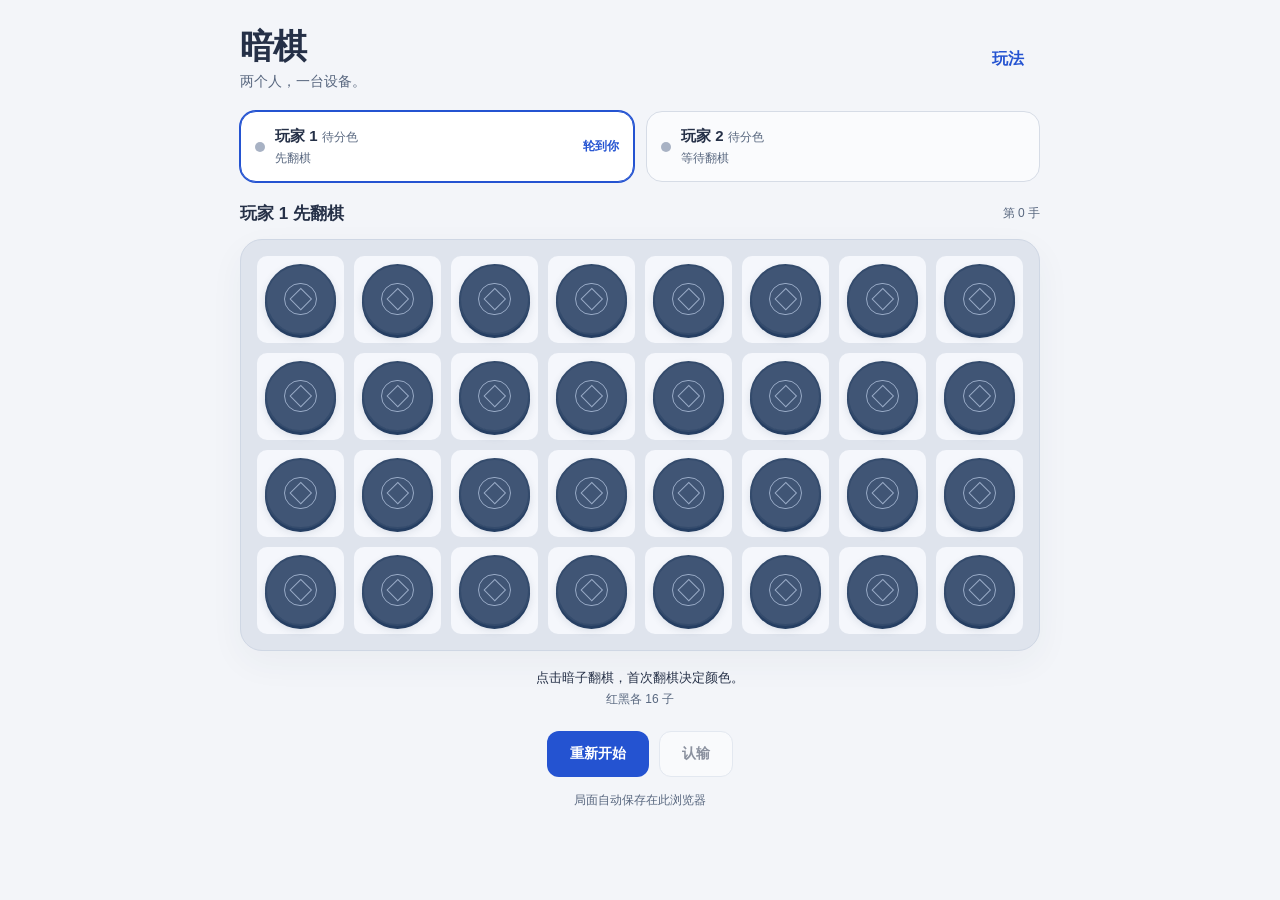
<file: dark-chess/index.html>
<!doctype html>
<html lang="zh-CN">
<head>
  <meta charset="utf-8">
  <meta name="viewport" content="width=device-width,initial-scale=1,viewport-fit=cover">
  <meta name="theme-color" content="#f3f5f9">
  <meta name="description" content="双人同屏暗棋。手机、平板、电脑皆可玩，首次翻棋决定颜色。">
  <title>暗棋 · 双人同屏</title>
  <link rel="icon" href="data:image/svg+xml,%3Csvg xmlns='http://www.w3.org/2000/svg' viewBox='0 0 64 64'%3E%3Crect width='64' height='64' rx='16' fill='%232453d1'/%3E%3Ctext x='32' y='45' text-anchor='middle' font-size='40' fill='white'%3E棋%3C/text%3E%3C/svg%3E">
  <link rel="stylesheet" href="style.css">
  <script type="module" src="game.js"></script>
</head>
<body>
  <main class="game-shell">
    <header class="masthead">
      <div><h1>暗棋</h1><p>两个人，一台设备。</p></div>
      <button class="text-button" id="rules-button" type="button">玩法</button>
    </header>
    <section class="players" aria-label="对弈双方">
      <div class="player" id="player-0"><span class="color-mark" aria-hidden="true"></span><div><h2>玩家 1 <span class="side-label">待分色</span></h2><p class="piece-count">先翻棋</p></div><span class="turn-tag">先手</span></div>
      <div class="player" id="player-1"><span class="color-mark" aria-hidden="true"></span><div><h2>玩家 2 <span class="side-label">待分色</span></h2><p class="piece-count">等待翻棋</p></div><span class="turn-tag"></span></div>
    </section>
    <div class="game-status" aria-live="polite" aria-atomic="true">
      <h2 id="summary" tabindex="-1">正在加载棋盘…</h2><span id="move-count">第 0 手</span>
    </div>
    <div class="board" id="board" role="group" aria-label="暗棋棋盘" aria-describedby="instruction"></div>
    <div class="board-caption"><p id="instruction">点击暗子翻棋，首次翻棋决定颜色。</p><p id="last-action" aria-live="polite">红黑各 16 子</p></div>
    <nav class="actions" aria-label="对局操作">
      <button id="new-game" class="primary-button" type="button" disabled>重新开始</button>
      <button id="resign-button" class="secondary-button" type="button" disabled>认输</button>
    </nav>
    <p class="save-note" id="save-note">局面自动保存在此浏览器</p>
    <noscript><p class="notice">请启用 JavaScript 后开始下棋。</p></noscript>
  </main>
  <dialog id="rules-dialog" aria-labelledby="rules-title">
    <h2 id="rules-title">怎么玩</h2>
    <ol class="rules-list">
      <li><strong>轮流一手。</strong>翻一枚暗子，或移动／吃一枚明子。玩家 1 首次翻出的颜色归玩家 1。</li>
      <li><strong>上下左右一格。</strong>明子移动到相邻空位，不能走斜线。暗子不能移动或被吃。</li>
      <li><strong>大吃小，同级互吃。</strong>将／帅 ＞ 士／仕 ＞ 象／相 ＞ 车 ＞ 马 ＞ 炮 ＞ 卒／兵。</li>
      <li><strong>兵能吃将。</strong>兵／卒可吃将／帅及同级；将／帅不能吃兵／卒。</li>
      <li><strong>炮隔一子吃。</strong>沿横线或竖线，恰好隔一枚任意棋，吃已翻开的敌子，不限大小。炮不能直接吃相邻棋。</li>
      <li><strong>胜负与和棋。</strong>对手棋子全被吃掉，或没有任何合法操作时获胜。同一局面连同轮次出现三次，或连续 60 手没有翻棋、吃子时和棋。</li>
    </ol>
    <p class="dialog-note">不连吃，不计时。用鼠标或手指点棋；键盘方向键选格，回车／空格操作。</p>
    <form method="dialog"><button class="primary-button" autofocus>知道了</button></form>
  </dialog>
  <dialog id="confirm-dialog" aria-labelledby="confirm-title" aria-describedby="confirm-description">
    <h2 id="confirm-title"></h2><p id="confirm-description"></p>
    <div class="dialog-actions"><button class="secondary-button" id="cancel-confirm" type="button">取消</button><button class="primary-button" id="accept-confirm" type="button">确认</button></div>
  </dialog>
</body>
</html>
</file>
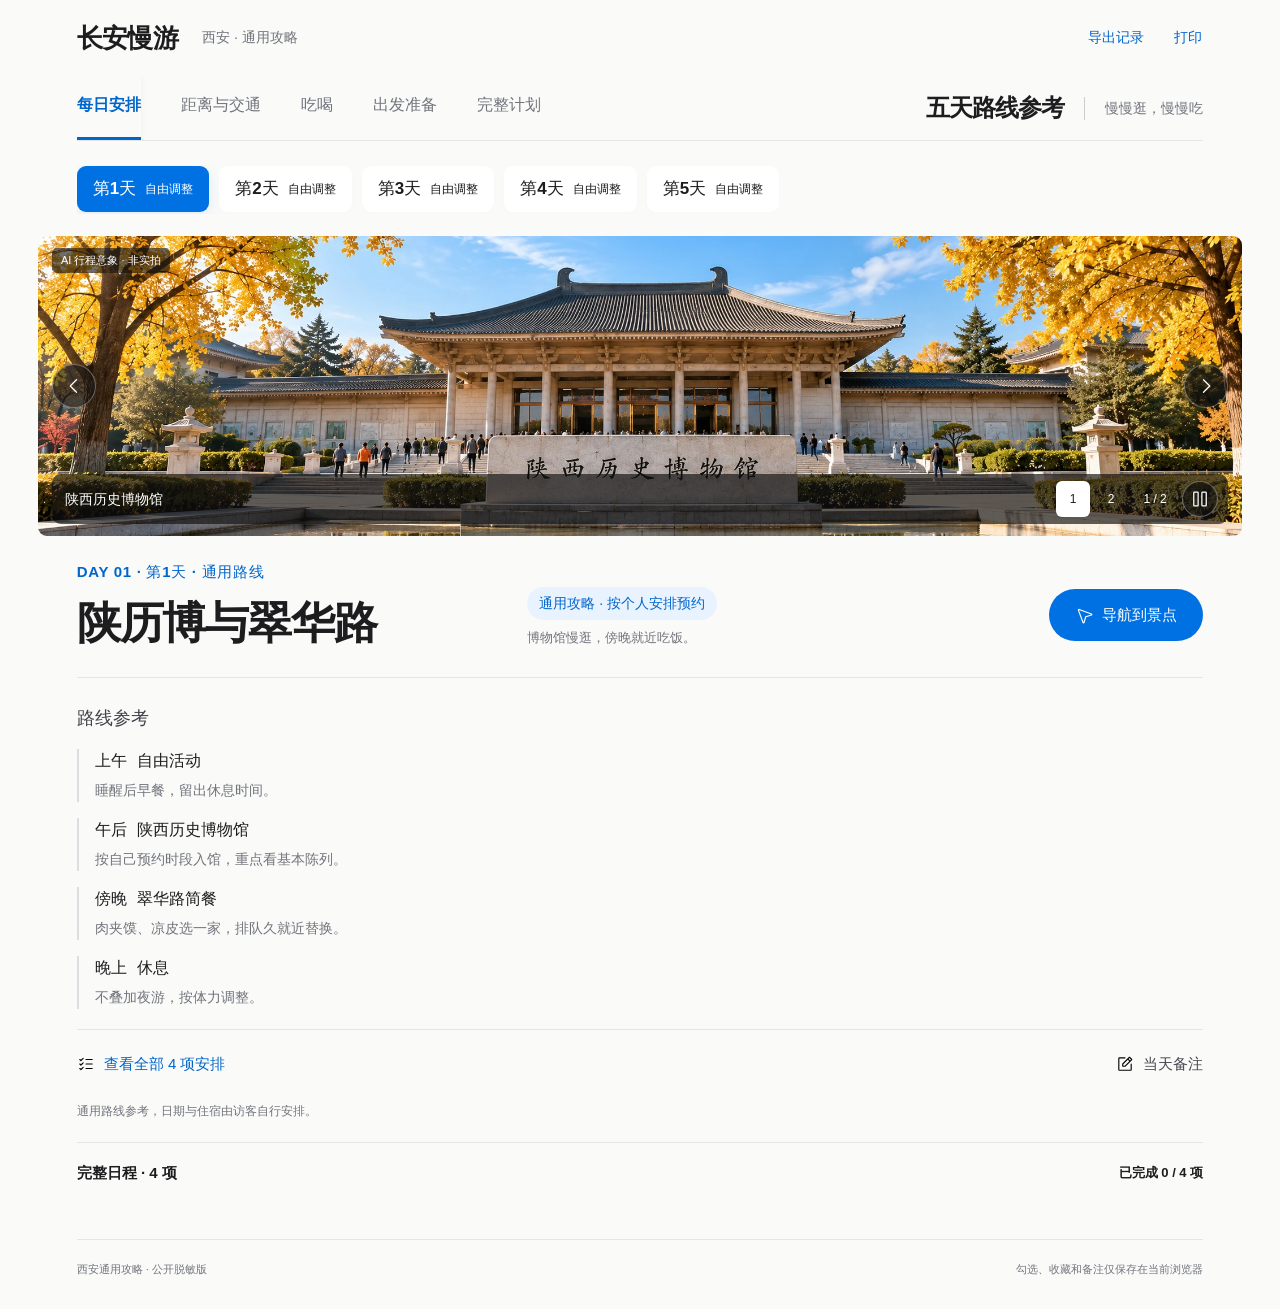
<file: xian-roadbook/index.html>
<!doctype html><html lang="zh-CN"><head><meta charset="utf-8"><meta name="viewport" content="width=device-width,initial-scale=1"><meta http-equiv="refresh" content="0;url=../"><title>西安通用攻略</title><style>body{font:18px -apple-system,sans-serif;margin:12vh auto;max-width:520px;padding:24px;color:#1d1d1f;background:#f5f5f7}a{color:#0071e3}</style></head><body><h1>西安通用攻略</h1><p>公共通用攻略，请勿录入敏感信息。</p><a href="../">打开公开攻略</a><script>location.replace(new URL('../',location.href).href)</script></body></html>
</file>
<file: assets/handbook.css>
/* Travel handbook: additive presentation; original data and interactions remain. */
:root{--paper:#fafaf9;--ink:#1d1d1f;--muted:#72747c;--line:#e5e5e8;--accent:#0066cc;--soft:#edf5ff;--radius:12px;line-height:1.65;background:var(--paper)}
body{background:var(--paper)}.wrap{max-width:1488px;padding:0 6%;margin:auto}button{box-shadow:none}button:hover{box-shadow:none;background:#f0f4f8}button:focus-visible,a:focus-visible,summary:focus-visible{outline-offset:4px}.top{height:76px;padding:0;border:0}.brand{display:flex;gap:24px;align-items:center;font-size:24px;letter-spacing:-.7px}.brand small{font-size:14px;letter-spacing:0;font-weight:400}.top .actions button{min-height:44px;padding:8px 0 8px 20px;font-size:14px}.handbook-nav{display:flex;justify-content:space-between;align-items:center;border-bottom:1px solid var(--line);margin-bottom:24px;gap:20px}.nav{display:flex;background:transparent;border:0;border-radius:0;gap:34px;padding:0;margin:0;flex-wrap:nowrap;overflow-x:auto;scrollbar-width:none}.nav button{white-space:nowrap;flex:none;border-radius:0;padding:13px 0 16px;border:0;border-bottom:3px solid transparent;font-size:15px;color:var(--muted);min-height:54px}.nav button[aria-pressed=true]{color:var(--accent);background:transparent;border-bottom-color:var(--accent)}.nav button:hover{background:transparent;color:var(--accent)}.trip-dates{display:flex;align-items:center;gap:20px;white-space:nowrap}.trip-dates strong{font-size:24px;font-weight:600;letter-spacing:-1px}.trip-dates span{font-size:14px;color:var(--muted);border-left:1px solid #ccc;padding-left:20px}.day-picker{display:flex;gap:10px;margin-bottom:22px;overflow-x:auto;padding:1px 0 2px;scrollbar-width:thin}.day-picker button{flex:none;min-width:124px;display:flex;align-items:center;justify-content:center;gap:9px;padding:9px 16px;border:0;border-radius:9px;background:#fff;min-height:46px;color:var(--ink)}.day-picker button[aria-pressed=true]{background:#0071e3;color:#fff}.day-picker small,.day-picker em{display:none}.day-picker b{font-size:17px;font-weight:550;margin:0}.day-picker span{font-size:12px;color:inherit}.trip-cover{position:relative;margin:0 -3.45% 24px;height:290px;overflow:hidden;border-radius:9px;background:#f1f0ed}.trip-cover img{display:block;width:100%;height:100%;object-fit:cover;object-position:50% 60%}.trip-cover figcaption{position:absolute;right:12px;bottom:9px;background:#0009;color:#fff;padding:2px 7px;border-radius:3px;font-size:10px;line-height:1.5}.trip-cover #cover-fallback{margin:0;padding:90px 40px;font-size:30px;color:var(--muted);font-weight:500}.trip-cover.image-failed{height:160px}.trip-cover.image-failed img{display:none}.day-head{display:grid;grid-template-columns:minmax(0,1.2fr) minmax(0,1.4fr) auto;gap:24px;align-items:center;margin:0;padding-bottom:27px;border-bottom:1px solid var(--line)}.day-head h1{font-size:40px;line-height:1.25;letter-spacing:-1.2px;margin:0;font-weight:650}.eyebrow{font-size:15px;letter-spacing:.7px;margin-bottom:10px;font-weight:550}.day-booking{padding-top:26px;min-width:0}.day-booking .reservation{display:inline-block;padding:5px 12px;border-radius:18px;background:#e9f3ff;color:var(--accent);font-size:13px;font-weight:500;margin:0 0 7px}.day-booking .muted{font-size:12px;line-height:1.7;margin:0;color:var(--muted)}.primary-navigation{display:inline-flex;align-items:center;justify-content:center;gap:9px;min-height:48px;padding:11px 23px;background:#0071e3;color:#fff;border-radius:26px;text-decoration:none;white-space:nowrap;font-size:14px;font-weight:550;margin-top:20px}.primary-navigation:hover{background:#005bb5}.primary-navigation img{width:18px;height:18px}.day-overview{display:grid;grid-template-columns:repeat(3,minmax(0,1fr));padding:28px 0 20px;gap:30px}.overview-period{min-width:0}.overview-period+.overview-period{border-left:1px solid var(--line);padding-left:30px}.overview-period h2{font-size:17px;letter-spacing:0;color:#41434b;font-weight:500;margin:0 0 18px}.overview-period ol{list-style:none;padding:0;margin:0}.overview-stop{margin:0 0 16px;padding:0 0 0 16px;border-left:2px solid #dedee2}.overview-stop:last-child{margin-bottom:0}.overview-stop p{margin:0}.overview-stop .stop-heading{display:flex;gap:12px;align-items:baseline;line-height:1.55;margin-bottom:5px;font-size:15px;font-weight:550}.stop-heading time{white-space:nowrap;font-variant-numeric:tabular-nums}.stop-heading .stop-title{font-weight:550}.stop-description{font-size:13px;color:var(--muted);line-height:1.65;margin-top:4px!important;max-width:38ch}.overview-stop.highlight{border-color:var(--accent)}.overview-stop.highlight .stop-heading{color:var(--accent)}.overview-tools{display:flex;justify-content:space-between;border-top:1px solid var(--line);padding:12px 0}.overview-tools button{border:0;background:transparent;font-size:14px;color:var(--accent);padding:6px 0;display:flex;align-items:center;gap:9px;min-height:44px}.overview-tools button:last-child{color:#45464e}.overview-tools img{width:18px;height:18px}.hotel-pending{font-size:12px;color:var(--muted);margin:4px 0 20px}.day-details{background:transparent;border:0;border-top:1px solid var(--line);border-radius:0;padding:0;margin:0}.day-details>summary{display:flex;align-items:center;justify-content:space-between;padding:18px 0;gap:16px;min-height:56px;font-size:15px}.day-details[open]>summary{margin-bottom:14px}.grid{grid-template-columns:minmax(0,1fr) 300px;gap:28px}.timeline{border-radius:12px;box-shadow:none}.event{padding:22px}.event .time{color:var(--accent)}.side .box{border-radius:12px;box-shadow:none}.box,details,.notice{border-radius:12px;box-shadow:none}.notice{background:#f0f5fb}.footer{font-size:11px}.view>h2{margin-top:8px}.toolbar{gap:14px}.food-table th{background:#f2f4f6}.badge{border-radius:4px}.map-controls button{min-height:44px}
@media(min-width:1250px){.stop-heading{flex-wrap:wrap;gap:3px 10px!important}.stop-description{font-size:13px}}
@media(max-width:1100px){.wrap{padding:0 4%}.trip-dates span{display:none}.nav{gap:22px}.trip-cover{margin-left:0;margin-right:0;height:240px}.day-head{grid-template-columns:1fr auto;gap:12px 20px}.handbook-title{grid-column:1 / -1}.day-head h1{font-size:32px}.day-booking{padding-top:0}.primary-navigation{margin-top:0}.day-overview{gap:22px}.overview-period+.overview-period{padding-left:22px}.stop-heading{display:block!important}.stop-heading time{display:block;font-size:13px;margin-bottom:2px}.grid{grid-template-columns:minmax(0,1fr)}.side{display:grid;grid-template-columns:1fr 1fr;gap:16px}.side>.box:last-child{grid-column:1 / -1}}
@media(max-width:680px){.wrap{padding:0 20px}.top{height:68px}.brand{font-size:20px;gap:12px}.brand small{font-size:11px}.top .actions button{font-size:12px;padding-left:13px}.handbook-nav{display:block;margin-bottom:16px}.trip-dates{display:none}.nav{display:flex;gap:25px;max-width:100%;padding:0 1px}.nav button{font-size:13px;padding:11px 0 13px;min-height:46px}.day-picker{gap:7px;margin-bottom:18px}.day-picker button{min-width:96px;padding:9px 10px;min-height:44px}.day-picker b{font-size:15px;display:inline}.day-picker span{font-size:11px}.trip-cover{height:170px;margin-bottom:22px;border-radius:8px}.trip-cover img{object-position:50% 54%}.trip-cover figcaption{font-size:9px;right:7px;bottom:6px}.day-head{display:flex;flex-wrap:wrap;gap:13px 14px;padding-bottom:22px}.handbook-title{width:100%}.day-head h1{font-size:29px;letter-spacing:-.8px}.eyebrow{font-size:12px;margin-bottom:9px}.day-booking{flex:1 1 100%}.day-booking .reservation{font-size:12px}.day-booking .muted{font-size:12px}.primary-navigation{font-size:13px;min-height:44px;padding:9px 18px;margin-top:2px}.day-overview{display:block;padding:24px 0 8px}.overview-period{margin-bottom:26px}.overview-period+.overview-period{border-left:0;border-top:1px solid var(--line);padding:22px 0 0}.overview-period h2{font-size:16px;margin-bottom:15px}.stop-heading{display:flex!important;gap:12px!important}.stop-heading time{font-size:14px;display:inline}.stop-title{font-size:14px}.overview-stop{padding-left:14px;margin-bottom:17px}.stop-description{font-size:13px;max-width:100%}.overview-tools button{font-size:13px}.hotel-pending{font-size:11px}.day-details>summary{align-items:flex-start;flex-direction:column;gap:5px}.day-details .progress-label{margin:0}.side{display:block}.event{padding:18px}.brand small{display:none}.trip-cover.image-failed{height:110px}.trip-cover #cover-fallback{padding:32px 20px;font-size:25px}}
@media print{.handbook-nav,.trip-cover,.day-overview,.overview-tools,.hotel-pending,.day-booking,.primary-navigation{display:none!important}.day-head{display:block;padding:0;border:0}.day-head h1{font-size:22px}.eyebrow{font-size:12px}.day-details>summary{display:none!important}.day-details>.grid{display:block!important}.day-details{border:0}.day-details .side{display:block}.day-details .side .box:not(:last-child){display:none}.day-details .side .box:last-child{display:block}.day-details textarea{height:auto;min-height:40px}.wrap{padding:0}.day-head{margin-bottom:16px}}
/* Desktop alignment pass against the selected visual. */
@media(min-width:1101px){.brand{font-size:26px}.nav{gap:40px}.nav button{font-size:16px;padding-top:16px;padding-bottom:19px}.trip-cover{height:300px}.day-head h1{font-size:44px}.day-booking .reservation{font-size:14px}.day-booking .muted{font-size:13px}.primary-navigation{min-height:52px;padding:12px 26px;font-size:15px}.overview-period h2{font-size:18px}.overview-stop .stop-heading{font-size:16px}.stop-description{font-size:14px}.overview-tools button{font-size:15px}}
.primary-navigation img{filter:brightness(0) invert(1)}
@media print{.trip-cover{display:none!important}.day-head h1{font-size:22px}}
</file>
<file: assets/vendor/leaflet/leaflet.css>
/* required styles */

.leaflet-pane,
.leaflet-tile,
.leaflet-marker-icon,
.leaflet-marker-shadow,
.leaflet-tile-container,
.leaflet-pane > svg,
.leaflet-pane > canvas,
.leaflet-zoom-box,
.leaflet-image-layer,
.leaflet-layer {
	position: absolute;
	left: 0;
	top: 0;
	}
.leaflet-container {
	overflow: hidden;
	}
.leaflet-tile,
.leaflet-marker-icon,
.leaflet-marker-shadow {
	-webkit-user-select: none;
	   -moz-user-select: none;
	        user-select: none;
	  -webkit-user-drag: none;
	}
/* Prevents IE11 from highlighting tiles in blue */
.leaflet-tile::selection {
	background: transparent;
}
/* Safari renders non-retina tile on retina better with this, but Chrome is worse */
.leaflet-safari .leaflet-tile {
	image-rendering: -webkit-optimize-contrast;
	}
/* hack that prevents hw layers "stretching" when loading new tiles */
.leaflet-safari .leaflet-tile-container {
	width: 1600px;
	height: 1600px;
	-webkit-transform-origin: 0 0;
	}
.leaflet-marker-icon,
.leaflet-marker-shadow {
	display: block;
	}
/* .leaflet-container svg: reset svg max-width decleration shipped in Joomla! (joomla.org) 3.x */
/* .leaflet-container img: map is broken in FF if you have max-width: 100% on tiles */
.leaflet-container .leaflet-overlay-pane svg {
	max-width: none !important;
	max-height: none !important;
	}
.leaflet-container .leaflet-marker-pane img,
.leaflet-container .leaflet-shadow-pane img,
.leaflet-container .leaflet-tile-pane img,
.leaflet-container img.leaflet-image-layer,
.leaflet-container .leaflet-tile {
	max-width: none !important;
	max-height: none !important;
	width: auto;
	padding: 0;
	}

.leaflet-container img.leaflet-tile {
	/* See: https://bugs.chromium.org/p/chromium/issues/detail?id=600120 */
	mix-blend-mode: plus-lighter;
}

.leaflet-container.leaflet-touch-zoom {
	-ms-touch-action: pan-x pan-y;
	touch-action: pan-x pan-y;
	}
.leaflet-container.leaflet-touch-drag {
	-ms-touch-action: pinch-zoom;
	/* Fallback for FF which doesn't support pinch-zoom */
	touch-action: none;
	touch-action: pinch-zoom;
}
.leaflet-container.leaflet-touch-drag.leaflet-touch-zoom {
	-ms-touch-action: none;
	touch-action: none;
}
.leaflet-container {
	-webkit-tap-highlight-color: transparent;
}
.leaflet-container a {
	-webkit-tap-highlight-color: rgba(51, 181, 229, 0.4);
}
.leaflet-tile {
	filter: inherit;
	visibility: hidden;
	}
.leaflet-tile-loaded {
	visibility: inherit;
	}
.leaflet-zoom-box {
	width: 0;
	height: 0;
	-moz-box-sizing: border-box;
	     box-sizing: border-box;
	z-index: 800;
	}
/* workaround for https://bugzilla.mozilla.org/show_bug.cgi?id=888319 */
.leaflet-overlay-pane svg {
	-moz-user-select: none;
	}

.leaflet-pane         { z-index: 400; }

.leaflet-tile-pane    { z-index: 200; }
.leaflet-overlay-pane { z-index: 400; }
.leaflet-shadow-pane  { z-index: 500; }
.leaflet-marker-pane  { z-index: 600; }
.leaflet-tooltip-pane   { z-index: 650; }
.leaflet-popup-pane   { z-index: 700; }

.leaflet-map-pane canvas { z-index: 100; }
.leaflet-map-pane svg    { z-index: 200; }

.leaflet-vml-shape {
	width: 1px;
	height: 1px;
	}
.lvml {
	behavior: url(#default#VML);
	display: inline-block;
	position: absolute;
	}


/* control positioning */

.leaflet-control {
	position: relative;
	z-index: 800;
	pointer-events: visiblePainted; /* IE 9-10 doesn't have auto */
	pointer-events: auto;
	}
.leaflet-top,
.leaflet-bottom {
	position: absolute;
	z-index: 1000;
	pointer-events: none;
	}
.leaflet-top {
	top: 0;
	}
.leaflet-right {
	right: 0;
	}
.leaflet-bottom {
	bottom: 0;
	}
.leaflet-left {
	left: 0;
	}
.leaflet-control {
	float: left;
	clear: both;
	}
.leaflet-right .leaflet-control {
	float: right;
	}
.leaflet-top .leaflet-control {
	margin-top: 10px;
	}
.leaflet-bottom .leaflet-control {
	margin-bottom: 10px;
	}
.leaflet-left .leaflet-control {
	margin-left: 10px;
	}
.leaflet-right .leaflet-control {
	margin-right: 10px;
	}


/* zoom and fade animations */

.leaflet-fade-anim .leaflet-popup {
	opacity: 0;
	-webkit-transition: opacity 0.2s linear;
	   -moz-transition: opacity 0.2s linear;
	        transition: opacity 0.2s linear;
	}
.leaflet-fade-anim .leaflet-map-pane .leaflet-popup {
	opacity: 1;
	}
.leaflet-zoom-animated {
	-webkit-transform-origin: 0 0;
	    -ms-transform-origin: 0 0;
	        transform-origin: 0 0;
	}
svg.leaflet-zoom-animated {
	will-change: transform;
}

.leaflet-zoom-anim .leaflet-zoom-animated {
	-webkit-transition: -webkit-transform 0.25s cubic-bezier(0,0,0.25,1);
	   -moz-transition:    -moz-transform 0.25s cubic-bezier(0,0,0.25,1);
	        transition:         transform 0.25s cubic-bezier(0,0,0.25,1);
	}
.leaflet-zoom-anim .leaflet-tile,
.leaflet-pan-anim .leaflet-tile {
	-webkit-transition: none;
	   -moz-transition: none;
	        transition: none;
	}

.leaflet-zoom-anim .leaflet-zoom-hide {
	visibility: hidden;
	}


/* cursors */

.leaflet-interactive {
	cursor: pointer;
	}
.leaflet-grab {
	cursor: -webkit-grab;
	cursor:    -moz-grab;
	cursor:         grab;
	}
.leaflet-crosshair,
.leaflet-crosshair .leaflet-interactive {
	cursor: crosshair;
	}
.leaflet-popup-pane,
.leaflet-control {
	cursor: auto;
	}
.leaflet-dragging .leaflet-grab,
.leaflet-dragging .leaflet-grab .leaflet-interactive,
.leaflet-dragging .leaflet-marker-draggable {
	cursor: move;
	cursor: -webkit-grabbing;
	cursor:    -moz-grabbing;
	cursor:         grabbing;
	}

/* marker & overlays interactivity */
.leaflet-marker-icon,
.leaflet-marker-shadow,
.leaflet-image-layer,
.leaflet-pane > svg path,
.leaflet-tile-container {
	pointer-events: none;
	}

.leaflet-marker-icon.leaflet-interactive,
.leaflet-image-layer.leaflet-interactive,
.leaflet-pane > svg path.leaflet-interactive,
svg.leaflet-image-layer.leaflet-interactive path {
	pointer-events: visiblePainted; /* IE 9-10 doesn't have auto */
	pointer-events: auto;
	}

/* visual tweaks */

.leaflet-container {
	background: #ddd;
	outline-offset: 1px;
	}
.leaflet-container a {
	color: #0078A8;
	}
.leaflet-zoom-box {
	border: 2px dotted #38f;
	background: rgba(255,255,255,0.5);
	}


/* general typography */
.leaflet-container {
	font-family: "Helvetica Neue", Arial, Helvetica, sans-serif;
	font-size: 12px;
	font-size: 0.75rem;
	line-height: 1.5;
	}


/* general toolbar styles */

.leaflet-bar {
	box-shadow: 0 1px 5px rgba(0,0,0,0.65);
	border-radius: 4px;
	}
.leaflet-bar a {
	background-color: #fff;
	border-bottom: 1px solid #ccc;
	width: 26px;
	height: 26px;
	line-height: 26px;
	display: block;
	text-align: center;
	text-decoration: none;
	color: black;
	}
.leaflet-bar a,
.leaflet-control-layers-toggle {
	background-position: 50% 50%;
	background-repeat: no-repeat;
	display: block;
	}
.leaflet-bar a:hover,
.leaflet-bar a:focus {
	background-color: #f4f4f4;
	}
.leaflet-bar a:first-child {
	border-top-left-radius: 4px;
	border-top-right-radius: 4px;
	}
.leaflet-bar a:last-child {
	border-bottom-left-radius: 4px;
	border-bottom-right-radius: 4px;
	border-bottom: none;
	}
.leaflet-bar a.leaflet-disabled {
	cursor: default;
	background-color: #f4f4f4;
	color: #bbb;
	}

.leaflet-touch .leaflet-bar a {
	width: 30px;
	height: 30px;
	line-height: 30px;
	}
.leaflet-touch .leaflet-bar a:first-child {
	border-top-left-radius: 2px;
	border-top-right-radius: 2px;
	}
.leaflet-touch .leaflet-bar a:last-child {
	border-bottom-left-radius: 2px;
	border-bottom-right-radius: 2px;
	}

/* zoom control */

.leaflet-control-zoom-in,
.leaflet-control-zoom-out {
	font: bold 18px 'Lucida Console', Monaco, monospace;
	text-indent: 1px;
	}

.leaflet-touch .leaflet-control-zoom-in, .leaflet-touch .leaflet-control-zoom-out  {
	font-size: 22px;
	}


/* layers control */

.leaflet-control-layers {
	box-shadow: 0 1px 5px rgba(0,0,0,0.4);
	background: #fff;
	border-radius: 5px;
	}
.leaflet-control-layers-toggle {
	background-image: url(images/layers.png);
	width: 36px;
	height: 36px;
	}
.leaflet-retina .leaflet-control-layers-toggle {
	background-image: url(images/layers-2x.png);
	background-size: 26px 26px;
	}
.leaflet-touch .leaflet-control-layers-toggle {
	width: 44px;
	height: 44px;
	}
.leaflet-control-layers .leaflet-control-layers-list,
.leaflet-control-layers-expanded .leaflet-control-layers-toggle {
	display: none;
	}
.leaflet-control-layers-expanded .leaflet-control-layers-list {
	display: block;
	position: relative;
	}
.leaflet-control-layers-expanded {
	padding: 6px 10px 6px 6px;
	color: #333;
	background: #fff;
	}
.leaflet-control-layers-scrollbar {
	overflow-y: scroll;
	overflow-x: hidden;
	padding-right: 5px;
	}
.leaflet-control-layers-selector {
	margin-top: 2px;
	position: relative;
	top: 1px;
	}
.leaflet-control-layers label {
	display: block;
	font-size: 13px;
	font-size: 1.08333em;
	}
.leaflet-control-layers-separator {
	height: 0;
	border-top: 1px solid #ddd;
	margin: 5px -10px 5px -6px;
	}

/* Default icon URLs */
.leaflet-default-icon-path { /* used only in path-guessing heuristic, see L.Icon.Default */
	background-image: url(images/marker-icon.png);
	}


/* attribution and scale controls */

.leaflet-container .leaflet-control-attribution {
	background: #fff;
	background: rgba(255, 255, 255, 0.8);
	margin: 0;
	}
.leaflet-control-attribution,
.leaflet-control-scale-line {
	padding: 0 5px;
	color: #333;
	line-height: 1.4;
	}
.leaflet-control-attribution a {
	text-decoration: none;
	}
.leaflet-control-attribution a:hover,
.leaflet-control-attribution a:focus {
	text-decoration: underline;
	}
.leaflet-attribution-flag {
	display: inline !important;
	vertical-align: baseline !important;
	width: 1em;
	height: 0.6669em;
	}
.leaflet-left .leaflet-control-scale {
	margin-left: 5px;
	}
.leaflet-bottom .leaflet-control-scale {
	margin-bottom: 5px;
	}
.leaflet-control-scale-line {
	border: 2px solid #777;
	border-top: none;
	line-height: 1.1;
	padding: 2px 5px 1px;
	white-space: nowrap;
	-moz-box-sizing: border-box;
	     box-sizing: border-box;
	background: rgba(255, 255, 255, 0.8);
	text-shadow: 1px 1px #fff;
	}
.leaflet-control-scale-line:not(:first-child) {
	border-top: 2px solid #777;
	border-bottom: none;
	margin-top: -2px;
	}
.leaflet-control-scale-line:not(:first-child):not(:last-child) {
	border-bottom: 2px solid #777;
	}

.leaflet-touch .leaflet-control-attribution,
.leaflet-touch .leaflet-control-layers,
.leaflet-touch .leaflet-bar {
	box-shadow: none;
	}
.leaflet-touch .leaflet-control-layers,
.leaflet-touch .leaflet-bar {
	border: 2px solid rgba(0,0,0,0.2);
	background-clip: padding-box;
	}


/* popup */

.leaflet-popup {
	position: absolute;
	text-align: center;
	margin-bottom: 20px;
	}
.leaflet-popup-content-wrapper {
	padding: 1px;
	text-align: left;
	border-radius: 12px;
	}
.leaflet-popup-content {
	margin: 13px 24px 13px 20px;
	line-height: 1.3;
	font-size: 13px;
	font-size: 1.08333em;
	min-height: 1px;
	}
.leaflet-popup-content p {
	margin: 17px 0;
	margin: 1.3em 0;
	}
.leaflet-popup-tip-container {
	width: 40px;
	height: 20px;
	position: absolute;
	left: 50%;
	margin-top: -1px;
	margin-left: -20px;
	overflow: hidden;
	pointer-events: none;
	}
.leaflet-popup-tip {
	width: 17px;
	height: 17px;
	padding: 1px;

	margin: -10px auto 0;
	pointer-events: auto;

	-webkit-transform: rotate(45deg);
	   -moz-transform: rotate(45deg);
	    -ms-transform: rotate(45deg);
	        transform: rotate(45deg);
	}
.leaflet-popup-content-wrapper,
.leaflet-popup-tip {
	background: white;
	color: #333;
	box-shadow: 0 3px 14px rgba(0,0,0,0.4);
	}
.leaflet-container a.leaflet-popup-close-button {
	position: absolute;
	top: 0;
	right: 0;
	border: none;
	text-align: center;
	width: 24px;
	height: 24px;
	font: 16px/24px Tahoma, Verdana, sans-serif;
	color: #757575;
	text-decoration: none;
	background: transparent;
	}
.leaflet-container a.leaflet-popup-close-button:hover,
.leaflet-container a.leaflet-popup-close-button:focus {
	color: #585858;
	}
.leaflet-popup-scrolled {
	overflow: auto;
	}

.leaflet-oldie .leaflet-popup-content-wrapper {
	-ms-zoom: 1;
	}
.leaflet-oldie .leaflet-popup-tip {
	width: 24px;
	margin: 0 auto;

	-ms-filter: "progid:DXImageTransform.Microsoft.Matrix(M11=0.70710678, M12=0.70710678, M21=-0.70710678, M22=0.70710678)";
	filter: progid:DXImageTransform.Microsoft.Matrix(M11=0.70710678, M12=0.70710678, M21=-0.70710678, M22=0.70710678);
	}

.leaflet-oldie .leaflet-control-zoom,
.leaflet-oldie .leaflet-control-layers,
.leaflet-oldie .leaflet-popup-content-wrapper,
.leaflet-oldie .leaflet-popup-tip {
	border: 1px solid #999;
	}


/* div icon */

.leaflet-div-icon {
	background: #fff;
	border: 1px solid #666;
	}


/* Tooltip */
/* Base styles for the element that has a tooltip */
.leaflet-tooltip {
	position: absolute;
	padding: 6px;
	background-color: #fff;
	border: 1px solid #fff;
	border-radius: 3px;
	color: #222;
	white-space: nowrap;
	-webkit-user-select: none;
	-moz-user-select: none;
	-ms-user-select: none;
	user-select: none;
	pointer-events: none;
	box-shadow: 0 1px 3px rgba(0,0,0,0.4);
	}
.leaflet-tooltip.leaflet-interactive {
	cursor: pointer;
	pointer-events: auto;
	}
.leaflet-tooltip-top:before,
.leaflet-tooltip-bottom:before,
.leaflet-tooltip-left:before,
.leaflet-tooltip-right:before {
	position: absolute;
	pointer-events: none;
	border: 6px solid transparent;
	background: transparent;
	content: "";
	}

/* Directions */

.leaflet-tooltip-bottom {
	margin-top: 6px;
}
.leaflet-tooltip-top {
	margin-top: -6px;
}
.leaflet-tooltip-bottom:before,
.leaflet-tooltip-top:before {
	left: 50%;
	margin-left: -6px;
	}
.leaflet-tooltip-top:before {
	bottom: 0;
	margin-bottom: -12px;
	border-top-color: #fff;
	}
.leaflet-tooltip-bottom:before {
	top: 0;
	margin-top: -12px;
	margin-left: -6px;
	border-bottom-color: #fff;
	}
.leaflet-tooltip-left {
	margin-left: -6px;
}
.leaflet-tooltip-right {
	margin-left: 6px;
}
.leaflet-tooltip-left:before,
.leaflet-tooltip-right:before {
	top: 50%;
	margin-top: -6px;
	}
.leaflet-tooltip-left:before {
	right: 0;
	margin-right: -12px;
	border-left-color: #fff;
	}
.leaflet-tooltip-right:before {
	left: 0;
	margin-left: -12px;
	border-right-color: #fff;
	}

/* Printing */

@media print {
	/* Prevent printers from removing background-images of controls. */
	.leaflet-control {
		-webkit-print-color-adjust: exact;
		print-color-adjust: exact;
		}
	}
</file>
<file: assets/transport.css>
/* Route-led transport view; shares the existing travel handbook palette. */
.transport-days{display:flex;gap:10px;margin:0 0 22px;overflow-x:auto;padding:2px;scrollbar-width:thin}.transport-days button{flex:1;min-width:120px;border:0;background:white;border-radius:10px;font-size:17px;min-height:48px;color:var(--ink)}.transport-days button span{font-size:12px;margin-left:8px}.transport-days button[aria-pressed=true]{background:#0071e3;color:#fff}.transport-layout{display:grid;grid-template-columns:minmax(320px,.75fr) minmax(0,1.35fr);gap:22px;align-items:start;margin:0 -3.45% 26px}.transport-agenda,.transport-geography{background:#fff;border-radius:13px;min-width:0}.transport-agenda{padding:26px 28px}.transport-agenda .eyebrow{font-size:12px;margin-bottom:13px}.transport-agenda h2{font-size:27px;line-height:1.4;letter-spacing:-.5px;margin:0 0 17px}.route-choice{font-size:12px;gap:4px;margin-bottom:24px}.route-choice select{width:100%;font-size:14px;padding:9px 11px;min-height:44px;background:#fafafa;border-color:#e9e9ec}.transport-stops{list-style:none;margin:0;padding:0}.transport-stop{margin:0}.stop-selector{display:grid;grid-template-columns:28px minmax(0,1fr);gap:13px;text-align:left;border:0;background:transparent;padding:8px 0;width:100%;border-radius:6px;color:var(--ink);align-items:start}.stop-selector:hover{background:#f4f8fd}.stop-selector[aria-pressed=true]{color:var(--ink);background:#f4f8ff}.stop-number{width:27px;height:27px;display:inline-flex;align-items:center;justify-content:center;border-radius:50%;background:#eaf3ff;color:var(--accent);font-size:13px;font-weight:600}.stop-selector[aria-pressed=true] .stop-number{background:#0071e3;color:#fff}.stop-info{min-width:0}.stop-info time{display:block;font-size:20px;font-weight:600;letter-spacing:-.3px;line-height:1.3;margin-bottom:6px;font-variant-numeric:tabular-nums}.stop-info strong{display:block;font-size:17px;line-height:1.45;font-weight:600}.stop-info small{display:block;font-size:13px;line-height:1.65;color:var(--muted);margin-top:5px}.stop-ticket{display:inline-block;font-size:12px;padding:2px 7px;background:#eaf4ff;color:var(--accent);border-radius:5px;margin-top:6px}.transport-connection{font-size:11px;color:#72747c;margin:2px 0 2px 13px;padding:10px 0 10px 27px;border-left:1px solid #e1e6ec;line-height:1.6}.transport-agenda .primary-navigation{display:flex;width:100%;min-height:49px;font-size:15px;margin:24px 0 16px;border-radius:10px;padding:12px 14px;white-space:normal;text-align:center}.transport-reminder{font-size:12px;color:#356493;background:#eff6ff;border-radius:10px;padding:13px 15px;margin:0 0 12px;line-height:1.7}.transport-hotel-note{font-size:11px;color:var(--muted);margin:0;line-height:1.65}.transport-geography{overflow:hidden;position:sticky;top:18px}.transport-geography>header{display:flex;justify-content:space-between;align-items:start;gap:12px;padding:22px 24px 14px}.transport-geography>header h2{font-size:22px;margin:0 0 4px;letter-spacing:-.5px}.transport-geography>header p{font-size:12px;color:var(--muted);margin:0}.transport-geography>header button{font-size:12px;white-space:nowrap;padding:6px 10px;min-height:40px}.geographic-map{height:630px;background:#f2f4f4;z-index:0}.geographic-map.library-missing{display:flex;justify-content:center;align-items:center;color:var(--muted);font-size:15px;padding:40px;text-align:center}.geographic-status{font-size:11px;color:var(--muted);padding:11px 20px 0;min-height:29px;line-height:1.6}.geographic-status[data-state=failed]{color:#875d14}.geographic-footer{font-size:10px;display:flex;justify-content:space-between;gap:16px;flex-wrap:wrap;padding:8px 20px 12px;color:var(--muted)}.geographic-footer a{color:inherit}.transport-geography>#show-route-fallback{font-size:12px;border:0;margin:0 12px 12px;color:var(--accent);padding:6px 8px}.leaflet-container{font-family:-apple-system,BlinkMacSystemFont,"PingFang SC",sans-serif;font-size:13px}.leaflet-tooltip.geo-point-label{font-size:12px;font-weight:550;padding:5px 8px;border:0;box-shadow:0 1px 6px #0001;max-width:none;white-space:nowrap}.leaflet-tooltip.geo-distance-label{font-size:11px;border:1px solid #dbe5ef;background:#fff;padding:5px 8px;box-shadow:0 2px 8px #0001;color:#235281}.leaflet-popup-content{font-size:13px;line-height:1.8}.leaflet-popup-content p{font-size:11px;color:#6e6e73;margin:4px 0}.leaflet-control-zoom a{font-size:20px;color:#333;overflow-wrap:normal}.leaflet-control-attribution{font-size:9px;line-height:1.5;background:#fffd!important}.route-map{box-shadow:none}#transport-legacy{margin-bottom:18px}#transport-table table{width:100%}
@media(min-width:1450px){.transport-layout{grid-template-columns:minmax(380px,.75fr) minmax(0,1.35fr)}.geographic-map{height:700px}}
@media(max-width:1100px){.transport-layout{margin-left:0;margin-right:0;grid-template-columns:minmax(280px,.85fr) minmax(0,1.15fr);gap:15px}.transport-agenda{padding:22px}.transport-agenda h2{font-size:23px}.stop-info time{font-size:17px}.stop-info strong{font-size:15px}.geographic-map{height:610px}.transport-geography>header{padding:20px 16px 12px}.transport-geography>header h2{font-size:18px}.transport-geography>header{display:block}.transport-geography>header button{margin-top:8px}}
@media(max-width:680px){.transport-days{gap:7px;margin-bottom:17px}.transport-days button{flex:none;min-width:98px;font-size:15px;min-height:44px;padding:8px 10px}.transport-days button span{font-size:11px;margin-left:6px}.transport-layout{display:block;margin-bottom:20px}.transport-agenda{padding:20px}.transport-agenda h2{font-size:23px}.stop-info time{font-size:18px}.stop-info strong{font-size:16px}.transport-geography{position:static;margin-top:18px}.transport-geography>header{display:flex}.transport-geography>header button{margin-top:0}.geographic-map{height:400px}.geographic-footer{font-size:10px}.leaflet-tooltip.geo-point-label{font-size:11px;max-width:none}.transport-connection{font-size:11px}}
@media print{.transport-days,.route-choice,.transport-geography,.transport-agenda>.primary-navigation,#transport-legacy>summary,#transport-table>summary{display:none!important}.transport-layout{display:block;margin:0}.transport-agenda{padding:0}.transport-stops{display:block}.transport-stop{break-inside:avoid}.transport-connection{padding:6px 0 6px 20px}.stop-selector{padding:8px 0}.stop-number{background:transparent;color:black;border:1px solid #ddd}.transport-reminder{background:transparent;color:black}.transport-geography{display:none}.transport-agenda h2{font-size:20px}.stop-info time{font-size:14px}.stop-info strong{font-size:14px}.stop-info small{font-size:11px}}

.transport-connection{padding-top:7px;padding-bottom:7px}.transport-stop .stop-selector{padding-top:7px;padding-bottom:7px}.transport-agenda .route-choice{margin-bottom:18px}

.geo-distance-card{max-width:min(380px,calc(100vw - 85px));border:1px solid #dbe5ef;border-radius:9px;background:#fff;padding:10px 13px;color:#235281;box-shadow:0 2px 9px #0001;font-size:12px;line-height:1.65}.geo-distance-card strong,.geo-distance-card span{display:block}.geo-distance-card strong{font-weight:600}.geo-distance-card span{font-size:11px;color:#5e6e80}.leaflet-bottom.leaflet-left .geo-distance-card{margin-bottom:20px}
</file>
<file: assets/carousel.css>
.trip-cover.trip-carousel{height:300px;isolation:isolate;touch-action:pan-y pinch-zoom;background:#e9ebed}.carousel-stage{position:absolute;inset:0;overflow:hidden}.carousel-stage>img{width:100%;height:100%;display:block;object-fit:cover;user-select:none;-webkit-user-drag:none}.trip-carousel #cover-fallback{position:absolute;inset:0;display:flex;align-items:center;justify-content:center;margin:0;padding:36px 70px 60px;font-size:15px;line-height:1.7;color:#45464e;text-align:center;font-weight:400}.trip-carousel #cover-fallback[hidden]{display:none}.cover-disclosure{position:absolute;top:12px;left:14px;background:#1119;color:#fff;padding:4px 9px;border-radius:5px;font-size:11px;line-height:1.5;z-index:2}.trip-carousel .carousel-control{display:inline-flex;align-items:center;justify-content:center;min-width:44px;width:44px;min-height:44px;height:44px;border:1px solid #ffffff55;border-radius:50%;padding:0;background:#1119;color:white;box-shadow:none;z-index:3;touch-action:manipulation}.trip-carousel .carousel-control:hover{background:#111c;border-color:#fffb;box-shadow:none}.trip-carousel .carousel-control img{display:block;width:20px;height:20px;object-fit:contain;filter:brightness(0) invert(1);pointer-events:none}.carousel-prev,.carousel-next{position:absolute;top:50%;transform:translateY(-50%)}.carousel-prev{left:14px}.carousel-next{right:14px}.carousel-footer{position:absolute;bottom:12px;left:14px;right:14px;display:flex;align-items:center;gap:11px;border-radius:9px;padding:7px 10px 7px 13px;background:#111a;color:white;z-index:2;min-width:0}.trip-carousel figcaption.cover-caption{position:static;inset:auto;background:transparent;color:#fff;border-radius:0;padding:0;font-size:14px;line-height:1.55;flex:1;min-width:0;overflow-wrap:anywhere}.carousel-pagination{display:flex;gap:4px;flex-shrink:0}.carousel-pagination button{display:inline-flex;align-items:center;justify-content:center;min-width:34px;min-height:36px;border:1px solid transparent;border-radius:6px;font-size:12px;color:#fff;background:transparent;padding:4px}.carousel-pagination button[aria-current=true]{background:#fff;color:#222}.carousel-pagination button:hover{border-color:#fff;box-shadow:none}.carousel-count{white-space:nowrap;min-width:32px;text-align:center;font-size:12px;font-variant-numeric:tabular-nums}.trip-carousel .carousel-play{width:36px;min-width:36px;height:36px;min-height:36px}.trip-carousel :focus-visible{outline:3px solid white;outline-offset:3px}.trip-carousel:focus-visible{outline:3px solid #0066cc;outline-offset:5px}.carousel-sr-only{position:absolute;width:1px;height:1px;overflow:hidden;clip-path:inset(50%);white-space:nowrap}
@media(max-width:1100px){.trip-cover.trip-carousel{height:240px}}
@media(max-width:680px){.trip-cover.trip-carousel{height:210px}.cover-disclosure{font-size:10px;left:9px;top:9px;padding:3px 7px}.carousel-prev{left:9px}.carousel-next{right:9px}.carousel-footer{left:9px;right:9px;bottom:9px;gap:6px;padding:4px 6px 4px 9px}.trip-carousel figcaption.cover-caption{font-size:11px;line-height:1.5}.carousel-pagination{gap:0}.carousel-pagination button{min-width:28px;min-height:44px;padding:2px;font-size:11px}.carousel-count{font-size:10px;min-width:26px}.trip-carousel .carousel-play{min-width:44px;width:44px;min-height:44px;height:44px}.trip-carousel #cover-fallback{font-size:13px;padding:32px 60px 67px}}
@media(prefers-reduced-motion:reduce){.trip-carousel *{transition:none!important;animation:none!important}}
@media print{.trip-cover.trip-carousel{display:none!important}}
</file>
<file: assets/food-guide.css>
/* Food handbook, scoped to the existing food view. */
.food-guide{padding-top:8px}.food-heading{display:flex;align-items:flex-start;justify-content:space-between;gap:32px;margin-bottom:26px}.food-heading h2{font-size:40px;line-height:1.2;letter-spacing:-1.2px;margin:0 0 10px;font-weight:650}.food-heading p{font-size:21px;color:var(--muted);line-height:1.5;margin:0}.food-search-label{position:relative;display:flex;align-items:center;width:360px;flex:none;margin-top:8px}.food-search-label>img{position:absolute;left:17px;width:22px;height:22px;opacity:.6;pointer-events:none}.food-search-label input{width:100%;border-radius:28px;padding:12px 18px 12px 49px;min-height:48px;border:1px solid var(--line);background:transparent;color:var(--ink)}.food-controls{display:flex;align-items:center;justify-content:space-between;gap:20px;margin-bottom:24px}.food-segments{display:flex;gap:10px;flex-wrap:wrap}.food-segments button{border-radius:24px;font-size:16px;background:#f3f3f5;padding:8px 19px;min-height:44px}.food-segments button[aria-pressed=true]{background:#0066df;border-color:#0066df;color:#fff}.food-controls .toggle{font-size:14px;white-space:nowrap}.food-controls input[type=checkbox]{width:20px;height:20px}.food-featured-label{font-size:12px;color:var(--muted);margin:0 0 9px}.food-featured-grid{display:grid;grid-template-columns:repeat(3,minmax(0,1fr));gap:22px}.food-card{min-width:0}.food-photo{aspect-ratio:3/2;position:relative;overflow:hidden;border-radius:5px;background:#edeeef}.food-photo>img{display:block;width:100%;height:100%;object-fit:cover}.food-photo>img[hidden]{display:none}.food-photo>span{position:absolute;bottom:9px;left:10px;background:#1119;color:#fff;padding:2px 6px;border-radius:3px;font-size:11px;line-height:1.5}.food-photo .food-image-fallback{position:absolute;inset:0;align-items:center;justify-content:center;margin:0;color:var(--muted);font-size:14px}.food-photo .food-image-fallback:not([hidden]){display:flex}.food-card-line{display:flex;align-items:center;justify-content:space-between;gap:8px;margin-top:7px;min-height:44px}.food-meal-time{font-size:15px;color:var(--accent);margin:0;line-height:1.5}.food-bookmark{width:44px;min-height:44px;border:0;border-radius:6px;display:inline-flex;align-items:center;justify-content:center;padding:9px;flex:none;background:transparent;color:var(--accent)}.food-bookmark img{width:24px;height:24px;display:block}.food-bookmark[aria-pressed=true]{background:var(--soft);border:0}.food-bookmark[aria-pressed=true] img{filter:invert(25%) sepia(95%) saturate(2248%) hue-rotate(204deg) brightness(91%) contrast(106%)}.food-card h3{font-size:26px;font-weight:650;line-height:1.35;letter-spacing:-.7px;margin:1px 0 6px}.food-branch{font-size:16px;line-height:1.5;color:var(--muted);margin:0 0 16px}.food-card-dishes{font-size:16px;line-height:1.6;margin:0 0 16px}.food-card-address{display:flex;align-items:flex-start;gap:9px;font-size:14px;line-height:1.7;color:var(--muted);margin:0 0 18px;min-height:24px}.food-card-address img{width:20px;height:20px;flex:none;margin-top:2px;opacity:.65}.food-navigate{display:inline-flex;align-items:center;justify-content:center;gap:20px;min-height:48px;padding:9px 18px;border:1px solid var(--line);border-radius:9px;font-weight:550;font-size:15px;text-decoration:none;color:var(--ink);background:transparent}.food-navigate img{width:19px;height:19px}.food-navigate-primary{background:#0066df;color:#fff;border-color:#0066df}.food-navigate-primary img{filter:brightness(0) invert(1)}.food-navigate:hover{background:#edf3fa}.food-navigate-primary:hover{background:#005ac6;color:#fff}.food-evidence{border:0;border-radius:0;padding:0;background:transparent;margin:13px 0 0;font-size:13px}.food-evidence summary{color:var(--muted);font-size:12px;min-height:36px;display:list-item;padding:6px 0}.food-evidence>div{padding:12px 0 0;font-size:13px;line-height:1.8}.food-evidence p{margin:0 0 8px}.food-record-type{color:var(--muted);font-size:12px}.food-tastes{display:flex;justify-content:space-between;align-items:center;gap:20px;flex-wrap:wrap;border-top:1px solid var(--line);margin-top:23px;padding:15px 0 12px}.food-tastes>div{display:flex;align-items:center;gap:16px;flex-wrap:wrap}.food-tastes strong{font-size:17px;font-weight:600}.food-quick-categories{display:flex;gap:9px;flex-wrap:wrap}.food-quick-categories button{background:transparent;border:0;border-radius:5px;color:var(--accent);padding:6px 7px;font-size:14px;min-height:44px;display:inline-flex;align-items:center;gap:5px}.food-quick-categories img{width:16px;height:16px}.food-tastes>p{font-size:12px;color:var(--muted);margin:0}.food-refine{display:flex;align-items:center;gap:15px;flex-wrap:wrap;padding:14px 0;border-top:1px solid var(--line)}.food-refine label{white-space:nowrap;display:flex;align-items:center;gap:8px;font-size:13px;color:var(--muted)}.food-refine select{width:auto;min-height:44px;border-radius:8px;border:1px solid var(--line);padding:6px 12px;background:#fff;color:var(--ink);max-width:190px}.food-refine button{font-size:13px;background:transparent}.food-refine #food-count{font-size:12px;color:var(--muted);margin-left:auto}.food-results-details,.food-meals{border:0;border-top:1px solid var(--line);border-radius:0;padding:0;background:transparent;margin:0}.food-results-details>summary,.food-meals>summary{padding:17px 0;font-size:15px;min-height:52px}.food-results{display:grid;grid-template-columns:repeat(2,minmax(0,1fr));gap:0 30px}.food-list-row{min-width:0;padding:22px 0;border-top:1px solid var(--line);font-size:14px;line-height:1.8}.food-list-heading{display:flex;align-items:flex-start;justify-content:space-between;gap:10px}.food-list-heading h3{font-size:19px;line-height:1.5;margin:6px 0 10px;font-weight:600}.food-list-dishes{color:var(--accent);font-size:15px;margin-bottom:9px}.food-list-address{margin-bottom:9px}.food-list-advice,.food-list-evidence{font-size:13px;color:var(--muted);margin-bottom:8px}.food-list-footer{display:flex;justify-content:space-between;align-items:center;gap:14px;margin-top:14px;font-size:12px;color:var(--muted)}.food-list-footer a{display:inline-flex;align-items:center;gap:7px;min-height:44px;text-decoration:none;font-size:13px;white-space:nowrap}.food-list-footer img{width:15px;height:15px}.food-source-note{font-size:12px;color:var(--muted);margin:18px 0 0}.food-sr-only{position:absolute;width:1px;height:1px;padding:0;margin:-1px;overflow:hidden;clip:rect(0,0,0,0);white-space:nowrap;border:0}.food-meals .prose{padding:10px 0 18px}.food-meals table{font-size:14px}.food-guide [hidden]{display:none!important}
@media(max-width:1100px){.food-heading h2{font-size:34px}.food-heading p{font-size:18px}.food-featured-grid{gap:20px;grid-template-columns:repeat(2,minmax(0,1fr))}.food-card h3{font-size:24px}.food-search-label{width:300px}.food-refine #food-count{margin-left:0}}
@media(max-width:680px){.food-guide{padding-top:3px}.food-heading{display:block;margin-bottom:20px}.food-heading h2{font-size:32px;margin-bottom:8px}.food-heading p{font-size:17px}.food-search-label{margin-top:20px;width:100%}.food-controls{gap:12px;align-items:flex-start;flex-wrap:wrap;margin-bottom:18px}.food-segments{gap:6px}.food-segments button{font-size:14px;padding:8px 13px}.food-controls .toggle{margin-left:auto;min-height:44px}.food-featured-grid{grid-template-columns:minmax(0,1fr);gap:28px}.food-featured-label{margin-bottom:9px}.food-card h3{font-size:26px}.food-card-dishes{margin-bottom:12px}.food-branch{margin-bottom:12px}.food-card-address{margin-bottom:15px}.food-tastes{margin-top:26px;gap:5px}.food-tastes>div{gap:4px}.food-tastes strong{font-size:16px}.food-quick-categories{gap:5px}.food-quick-categories button{font-size:13px}.food-refine{gap:9px}.food-refine label{font-size:12px;gap:6px;flex:1 1 100%}.food-refine select{font-size:16px;max-width:none;min-width:0;width:100%}.food-refine #food-count{flex-basis:100%;font-size:12px}.food-results{grid-template-columns:minmax(0,1fr)}.food-list-row{padding:16px 0}.food-list-heading h3{font-size:18px}.food-list-footer{align-items:flex-start}.food-meals table{min-width:620px}.food-evidence summary{min-height:44px;padding:10px 0}}
@media print{.food-guide #food-featured,.food-guide .food-source-note,.food-guide .food-search-label,.food-guide .food-bookmark,.food-guide .food-navigate,.food-guide .food-evidence,.food-guide .food-list-footer a{display:none!important}.food-results-details,.food-meals{display:block!important}.food-results{display:block}.food-list-row{break-inside:avoid}.food-list-footer span{display:inline}.food-guide>details>summary{display:none}.food-guide .food-heading p{font-size:12px}.food-heading{margin-bottom:15px}}
</file>
<file: dark-chess/style.css>
:root {color-scheme:light;--paper:#f3f5f9;--ink:#253047;--muted:#58677f;--blue:#2453d1;--red:#b52239;--grid:#dfe4ed;--piece:#fff; font-family:-apple-system,BlinkMacSystemFont,"Segoe UI","PingFang SC","Microsoft YaHei",sans-serif;}
* {box-sizing:border-box;}
body {margin:0;background:var(--paper);color:var(--ink);}
button {font:inherit;cursor:pointer;touch-action:manipulation;-webkit-tap-highlight-color:transparent;}
button:disabled {cursor:default;opacity:.5;}
button:focus-visible {outline:3px solid var(--blue);outline-offset:4px;}
.game-shell {width:min(100% - 32px,800px);margin:auto;padding:28px 0 max(18px,env(safe-area-inset-bottom));}
.masthead {display:flex;align-items:center;justify-content:space-between;margin-bottom:20px;}
h1,h2,p {margin:0;}
h1 {font-size:34px;font-weight:750;letter-spacing:-1px;line-height:1.1;}
.masthead p {font-size:14px;color:var(--muted);margin-top:8px;}
.text-button {border:0;background:transparent;color:var(--blue);padding:12px 16px;border-radius:12px;min-height:44px;font-weight:650;}
.text-button:hover {background:#e5ebfb;}
.players {display:grid;grid-template-columns:1fr 1fr;gap:12px;}
.player {display:flex;align-items:center;gap:10px;padding:14px;border:1px solid #d6dce6;border-radius:16px;background:#fafbfd;min-width:0;}
.player.active {border-color:var(--blue);background:#fff;box-shadow:0 0 0 1px var(--blue);}
.player h2 {font-size:15px;line-height:1.35;}
.side-label {font-size:12px;font-weight:500;color:var(--muted);white-space:nowrap;}
.piece-count {font-size:12px;margin-top:3px;color:var(--muted);}
.color-mark {width:10px;height:10px;border-radius:50%;flex:none;background:#a8b2c4;}
.player.red .color-mark {background:var(--red);}
.player.black .color-mark {background:var(--ink);}
.turn-tag {margin-left:auto;font-size:12px;white-space:nowrap;color:var(--blue);font-weight:650;}
.game-status {display:flex;align-items:center;justify-content:space-between;gap:8px;margin:20px 0 14px;}
.game-status h2 {font-size:17px;font-weight:650;}
#move-count {font-size:12px;color:var(--muted);white-space:nowrap;}
.board {display:grid;grid-template-columns:repeat(4,minmax(0,1fr));gap:7px;padding:12px;width:min(100%,320px);margin:auto;background:var(--grid);border:1px solid #cfd7e4;border-radius:22px;box-shadow:0 12px 35px #2637520c;}
.cell {aspect-ratio:1;display:grid;place-items:center;border:0;border-radius:10px;padding:4px;background:#f5f7fc;position:relative;min-width:0;min-height:48px;}
.piece {width:90%;height:90%;display:grid;place-items:center;border:2px solid #cad2e0;border-radius:50%;background:var(--piece);color:var(--ink);box-shadow:0 3px 0 #c4ccd9,0 4px 6px #27334614;font-family:"Kaiti SC","STKaiti","KaiTi",serif;font-size:clamp(24px,6vw,38px);font-weight:700;line-height:1;user-select:none;}
.cell.red .piece {color:var(--red);border-color:#e3b6c0;}
.cell.hidden-piece .piece {background:#405575;border-color:#344b6c;box-shadow:0 3px 0 #253e62,0 4px 8px #25375224;color:#dce5f2;}
.piece-back {width:48%;height:48%;border:1.5px solid #98aac6;border-radius:50%;display:grid;place-items:center;}
.piece-back::before {content:"";width:45%;height:45%;border:1.5px solid #98aac6;transform:rotate(45deg);}
.cell.selected {background:#b9cdfb;box-shadow:inset 0 0 0 2px var(--blue);}
.cell.can-move::after {content:"";width:12px;height:12px;border-radius:50%;background:var(--blue);position:absolute;}
.cell.can-capture {box-shadow:inset 0 0 0 3px var(--blue);background:#eaf0ff;}
.cell.last-target {outline:2px solid #95a9d3;outline-offset:-2px;}
.cell:hover:not(:disabled) {filter:brightness(.97);}
.cell:disabled {opacity:1;}
.cell:focus-visible {outline-offset:1px;z-index:1;}
.board-caption {text-align:center;margin-top:16px;min-height:48px;font-size:13px;line-height:1.7;}
#last-action {font-size:12px;color:var(--muted);}
.actions {display:flex;justify-content:center;gap:10px;margin-top:16px;}
.primary-button,.secondary-button {min-height:46px;border-radius:12px;padding:11px 22px;font-size:14px;font-weight:650;border:1px solid transparent;}
.primary-button {background:var(--blue);color:#fff;}
.primary-button:hover:not(:disabled) {background:#1945ba;}
.secondary-button {background:#fff;border-color:#d4dce8;color:var(--ink);}
.secondary-button:hover:not(:disabled) {background:#eaf0f9;}
.save-note {font-size:12px;color:var(--muted);text-align:center;line-height:1.6;margin-top:14px;}
.notice {padding:18px;text-align:center;color:var(--red);}
dialog {width:min(calc(100% - 32px),490px);max-height:calc(100svh - 48px);overflow:auto;padding:26px;border:1px solid #d8deea;border-radius:22px;color:var(--ink);background:#fff;box-shadow:0 24px 100px #13254438;}
dialog::backdrop {background:#1e304657;backdrop-filter:blur(5px);}
dialog h2 {font-size:23px;margin-bottom:16px;}
dialog p {font-size:14px;line-height:1.8;color:var(--muted);}
.rules-list {padding-left:23px;font-size:14px;line-height:1.8;margin:0;}
.rules-list li {padding-left:3px;margin-bottom:12px;}
.dialog-note {margin:16px 0;}
dialog form {margin-top:20px;}
dialog form button {width:100%;}
.dialog-actions {display:flex;justify-content:flex-end;gap:10px;margin-top:24px;}
@media (min-width:680px), (orientation:landscape) and (min-width:520px) {
 .board {grid-template-columns:repeat(8,minmax(0,1fr));width:100%;gap:10px;padding:16px;}
 .piece {font-size:clamp(25px,4vw,40px);}
}
@media (max-width:430px) {
 .game-shell {width:calc(100% - 28px);padding-top:20px;}
 .masthead {margin-bottom:16px;}
 h1 {font-size:30px;}
 .players {gap:9px;}
 .player {padding:11px 10px;gap:7px;}
 .player h2 {font-size:14px;}
 .side-label {display:block;font-size:11px;margin-top:2px;}
 .turn-tag {font-size:11px;}
 .game-status {margin-top:16px;}
 .board {width:min(100%,300px);padding:10px;gap:6px;}
}
@media (max-width:350px) {.turn-tag {display:none;}.cell {padding:3px;}}
@media (prefers-reduced-motion:no-preference) {.cell.selected .piece {transform:translateY(-2px);transition:transform .1s;}}
</file>
